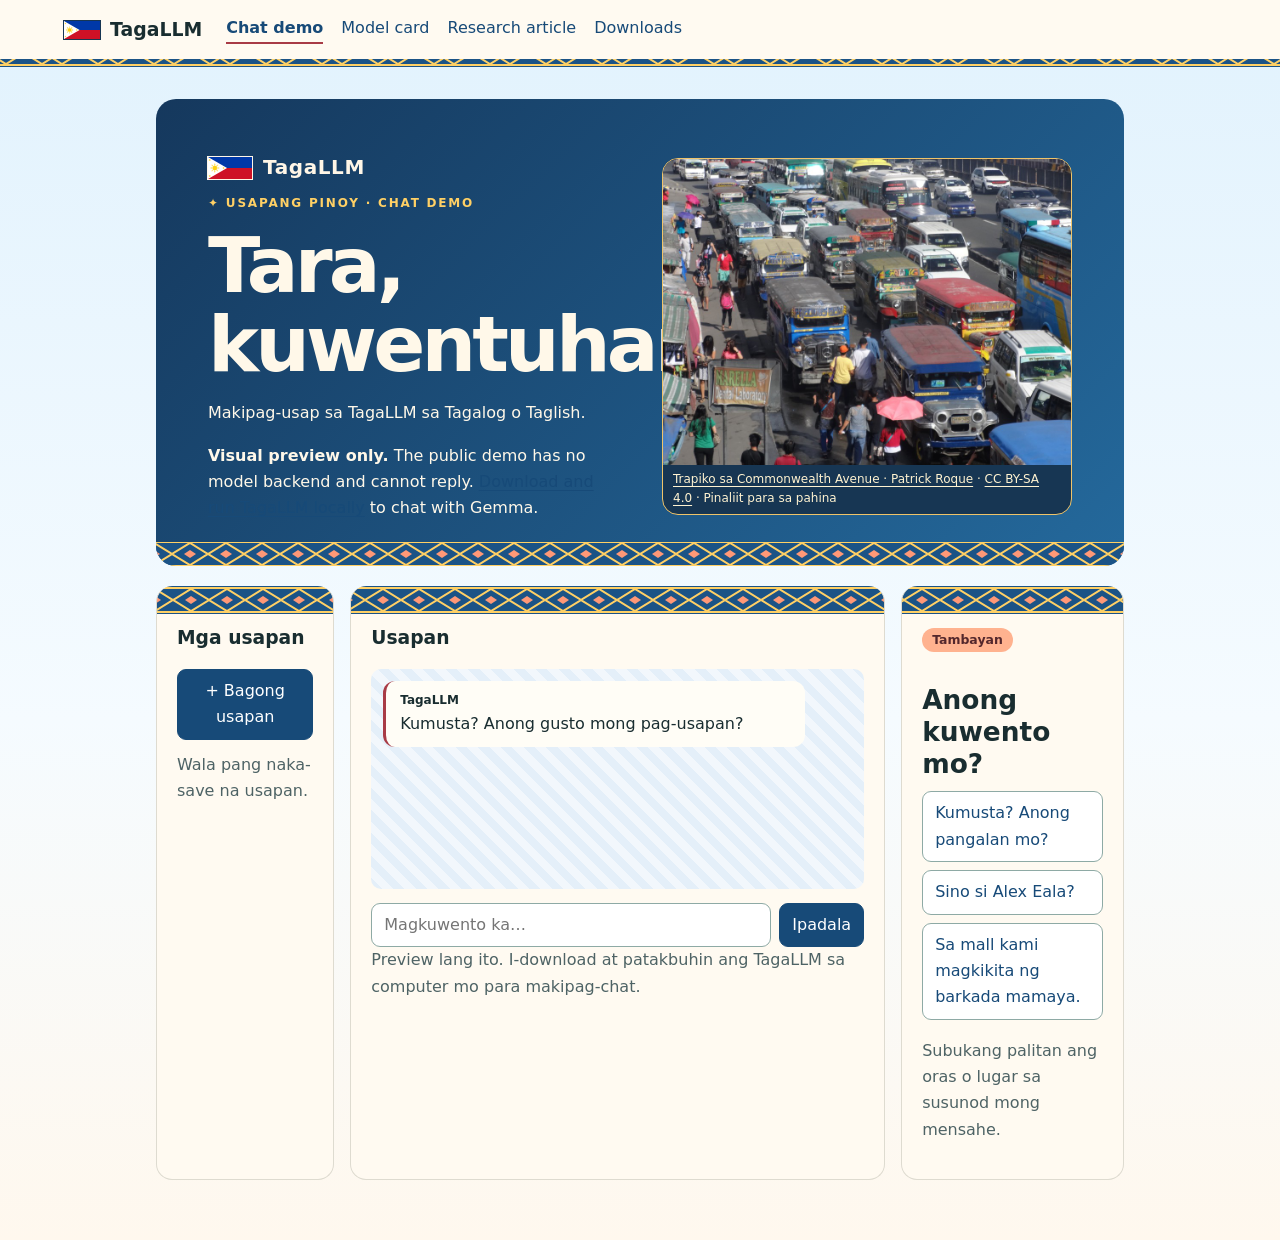
<file: index.html>
<!doctype html><html lang="tl"><meta charset="utf-8"><meta name="viewport" content="width=device-width, initial-scale=1"><title>TagaLLM · Tara, kuwentuhan</title><link rel="stylesheet" href="assets/css/style.css?v=history"><body class="pinoy-chat"><header><strong class="chat-brand"><img src="assets/images/philippine-flag.svg" width="36" height="18" alt="Bandila ng Pilipinas"> TagaLLM</strong><nav aria-label="Preview"><a href="index.html" aria-current="page">Chat demo</a><a href="model-card.html" >Model card</a><a href="article.html" >Research article</a><a href="downloads.html">Downloads</a></nav></header><main><section class="hero"><div class="hero-copy"><div class="hero-brand"><img src="assets/images/philippine-flag.svg" width="44" height="22" alt="Bandila ng Pilipinas"><strong>TagaLLM</strong></div><p class="eyebrow">✦ Usapang Pinoy · Chat demo</p><h1>Tara, kuwentuhan.</h1><p>Makipag-usap sa TagaLLM sa Tagalog o Taglish.</p><p id="preview-notice"><strong>Visual preview only.</strong> The public demo has no model backend and cannot reply. <a href="https://github.com/JoshuaBrew/TagaLLM/blob/main/INSTALL.md#run-the-local-chatbot">Download and run TagaLLM locally</a> to chat with Gemma.</p></div><figure class="jeepney-photo"><img src="assets/images/commonwealth-jeepney-traffic.jpg" width="960" height="720" alt="Mga jeepney, kotse, van, at bus na siksikan sa Commonwealth Avenue, Quezon City"><figcaption><a href="https://commons.wikimedia.org/wiki/File:Public_transport_-_jeepneys_and_buses_(Commonwealth_Avenue,_Quezon_City)(2017-12-04)_2.jpg">Trapiko sa Commonwealth Avenue · Patrick Roque</a> · <a href="https://creativecommons.org/licenses/by-sa/4.0/">CC BY-SA 4.0</a> · Pinaliit para sa pahina</figcaption></figure></section>
<div class="chat-grid"><aside class="panel chat-sidebar" aria-label="Mga usapan"><h3>Mga usapan</h3><button id="reset" class="primary" type="button">+ Bagong usapan</button><div class="chat-list"></div></aside><section class="panel chat-panel"><h3>Usapan</h3><div class="chatlog" role="log" aria-label="Usapan"><p class="bubble"><b>TagaLLM</b>Kumusta? Anong gusto mong pag-usapan?</p></div>
<form class="composer"><input aria-label="Mensahe" placeholder="Magkuwento ka…" required maxlength="2000"><button class="primary">Ipadala</button></form><p class="note" role="status"></p></section>
<aside class="panel"><span class="tag">Tambayan</span><h2>Anong kuwento mo?</h2><div class="chips"><button>Kumusta? Anong pangalan mo?</button><button>Sino si Alex Eala?</button><button>Sa mall kami magkikita ng barkada mamaya.</button></div><p class="note">Subukang palitan ang oras o lugar sa susunod mong mensahe.</p></aside></div></main>
<script src="assets/js/inference-config.js"></script><script src="assets/js/inference.js?v=local-demo"></script><script src="assets/js/chat-history.js"></script><script src="assets/js/chat.js?v=history"></script></body></html>
</file>
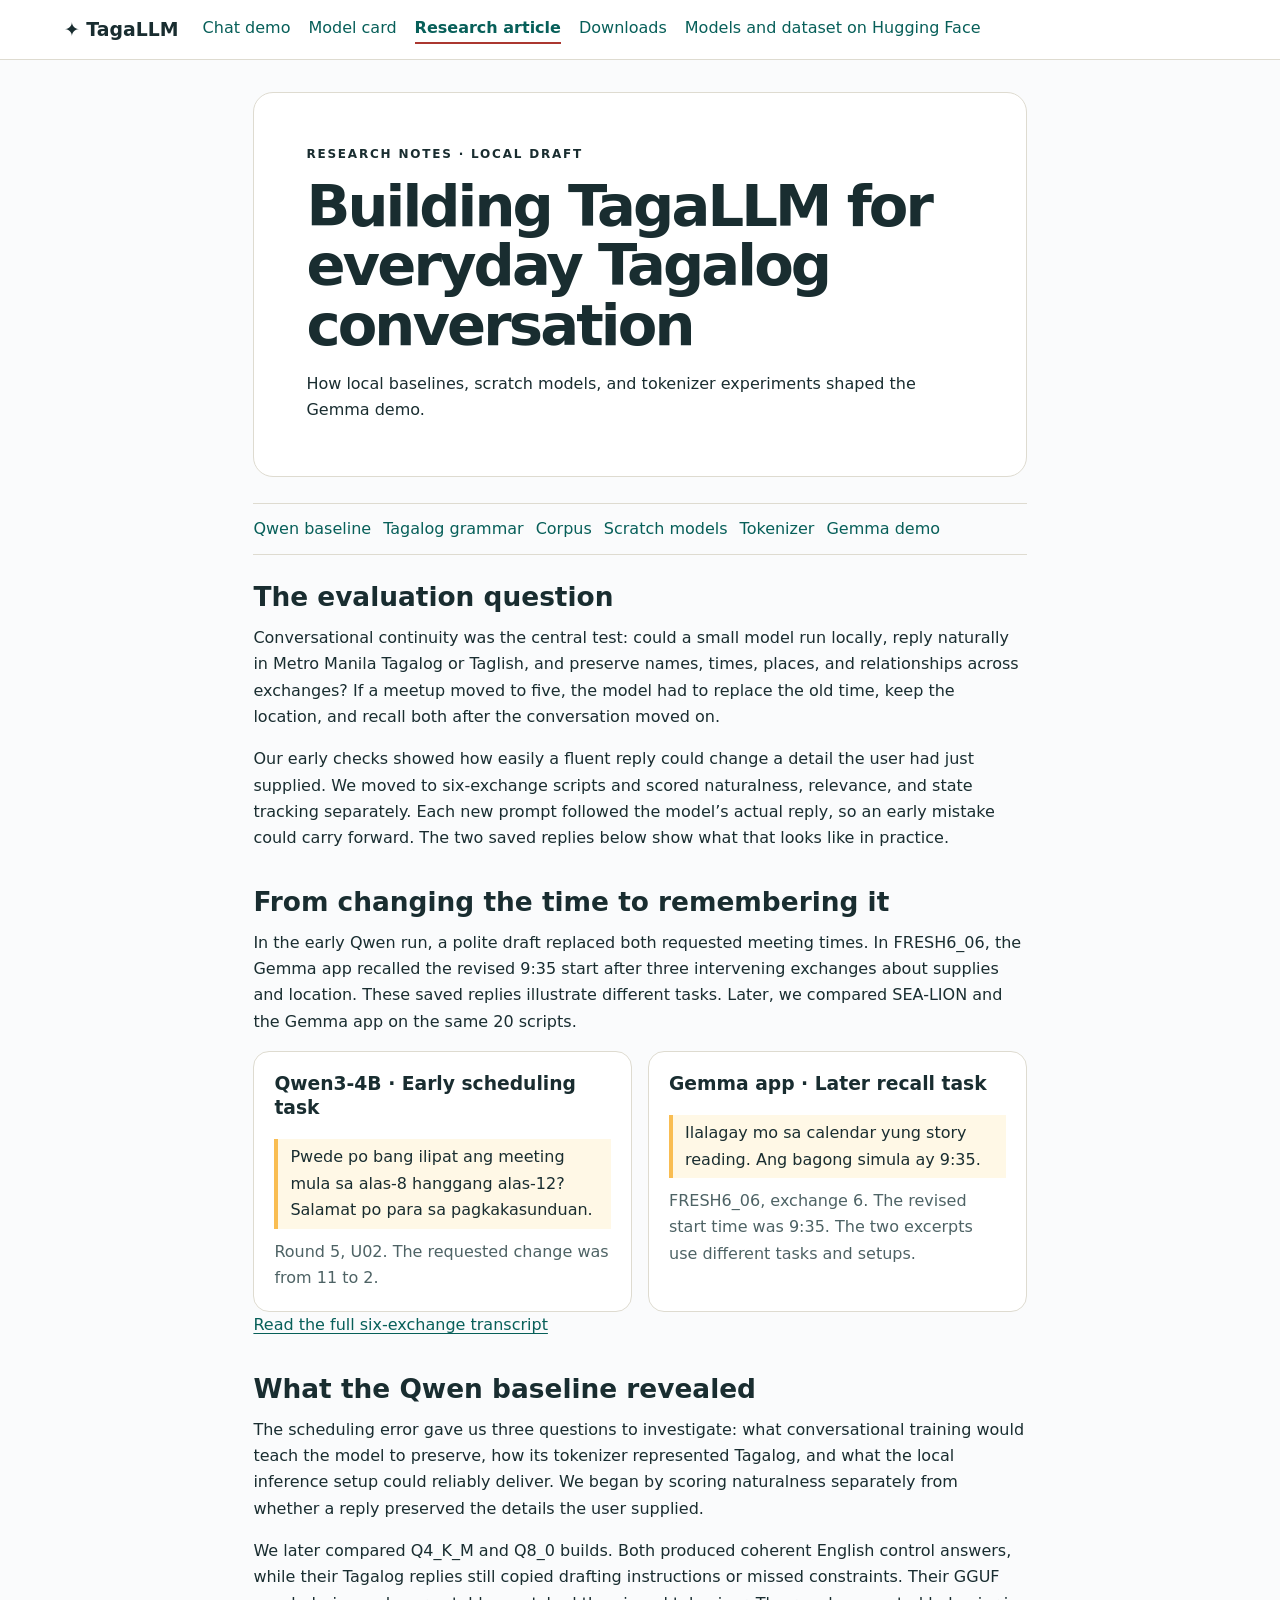
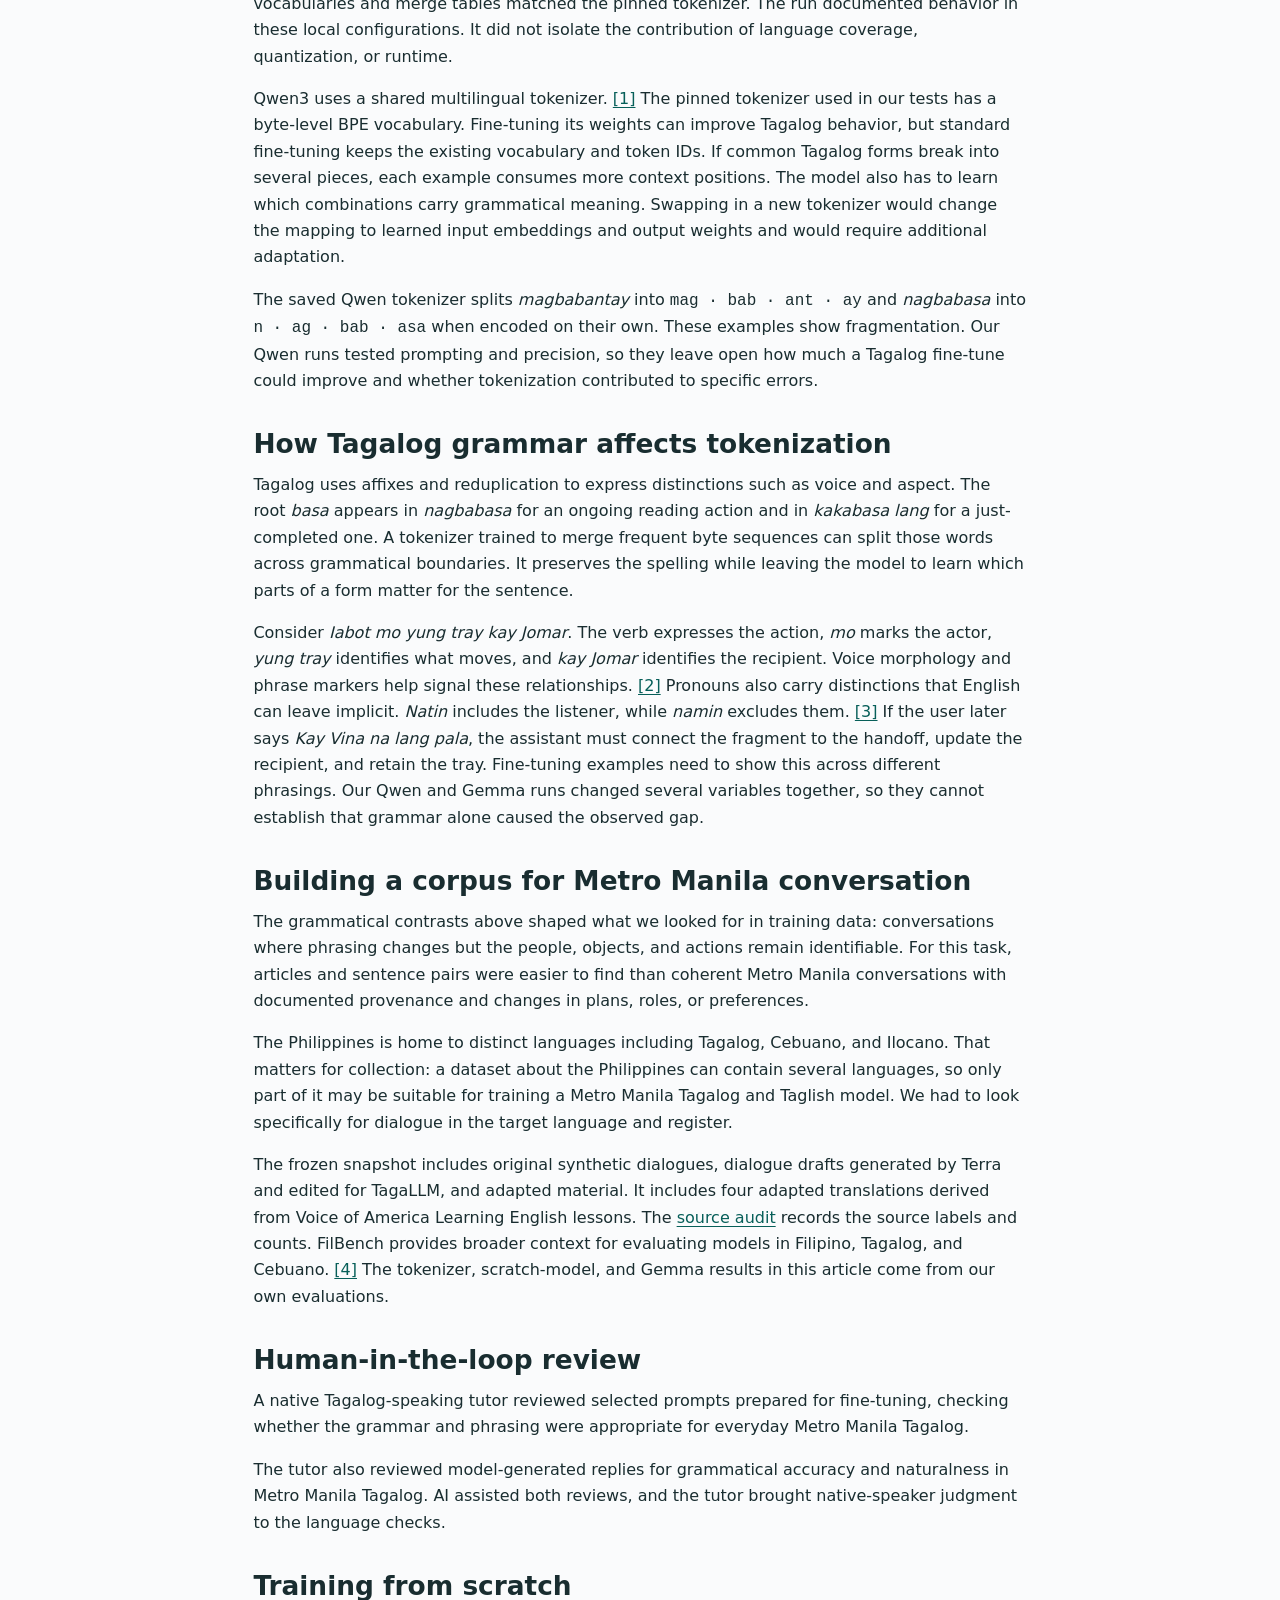
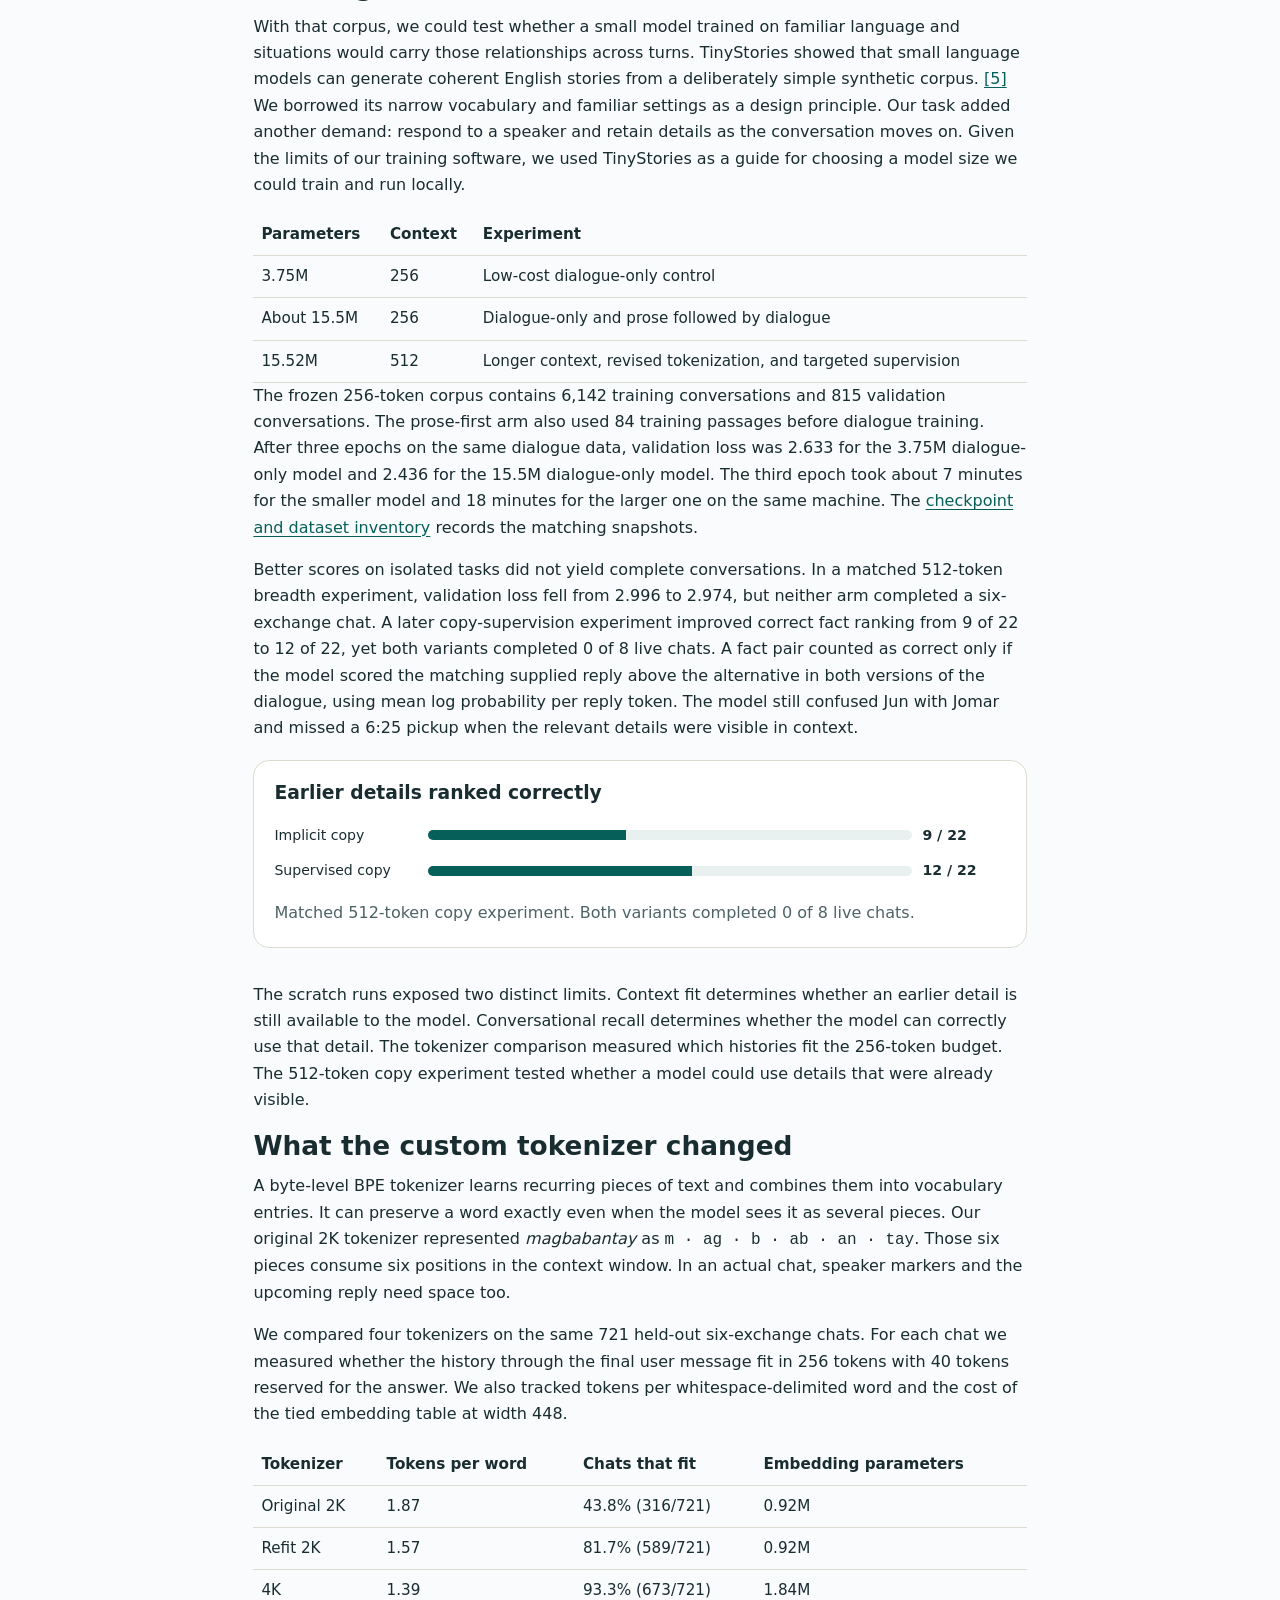
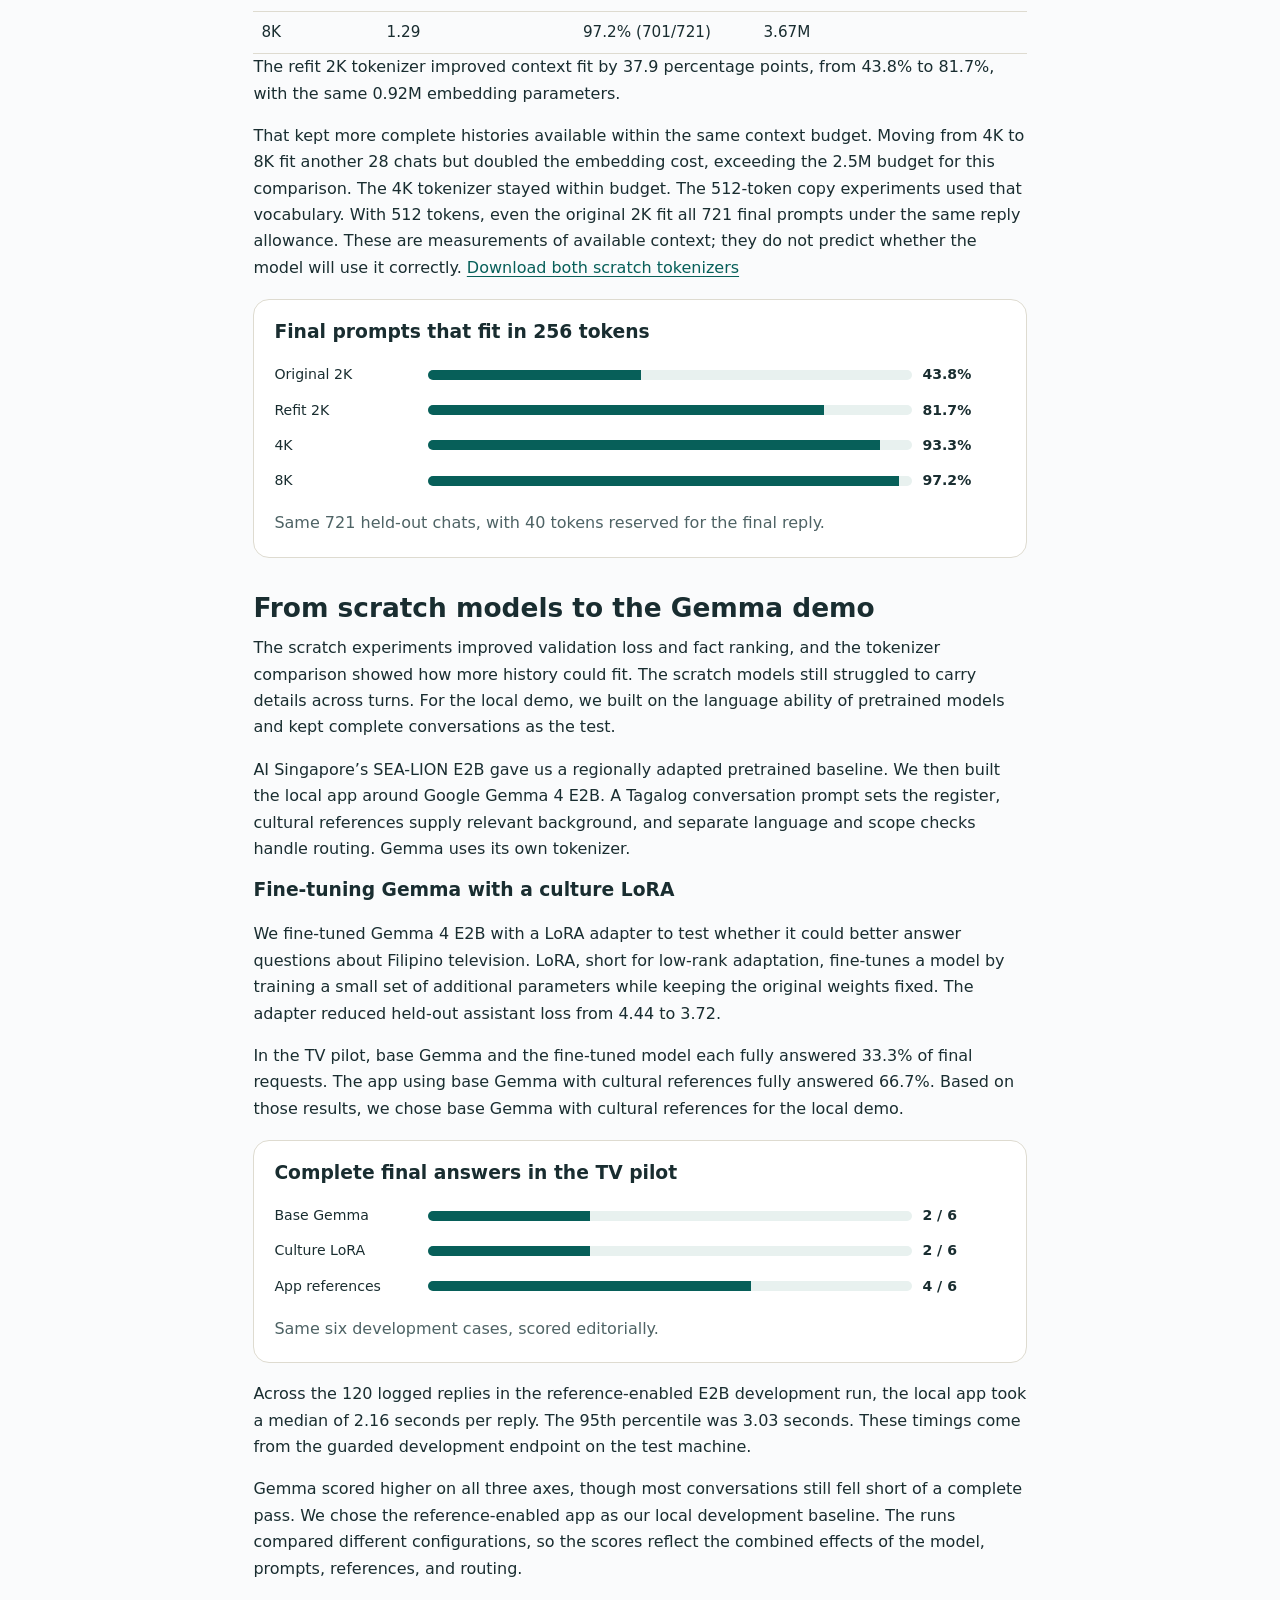
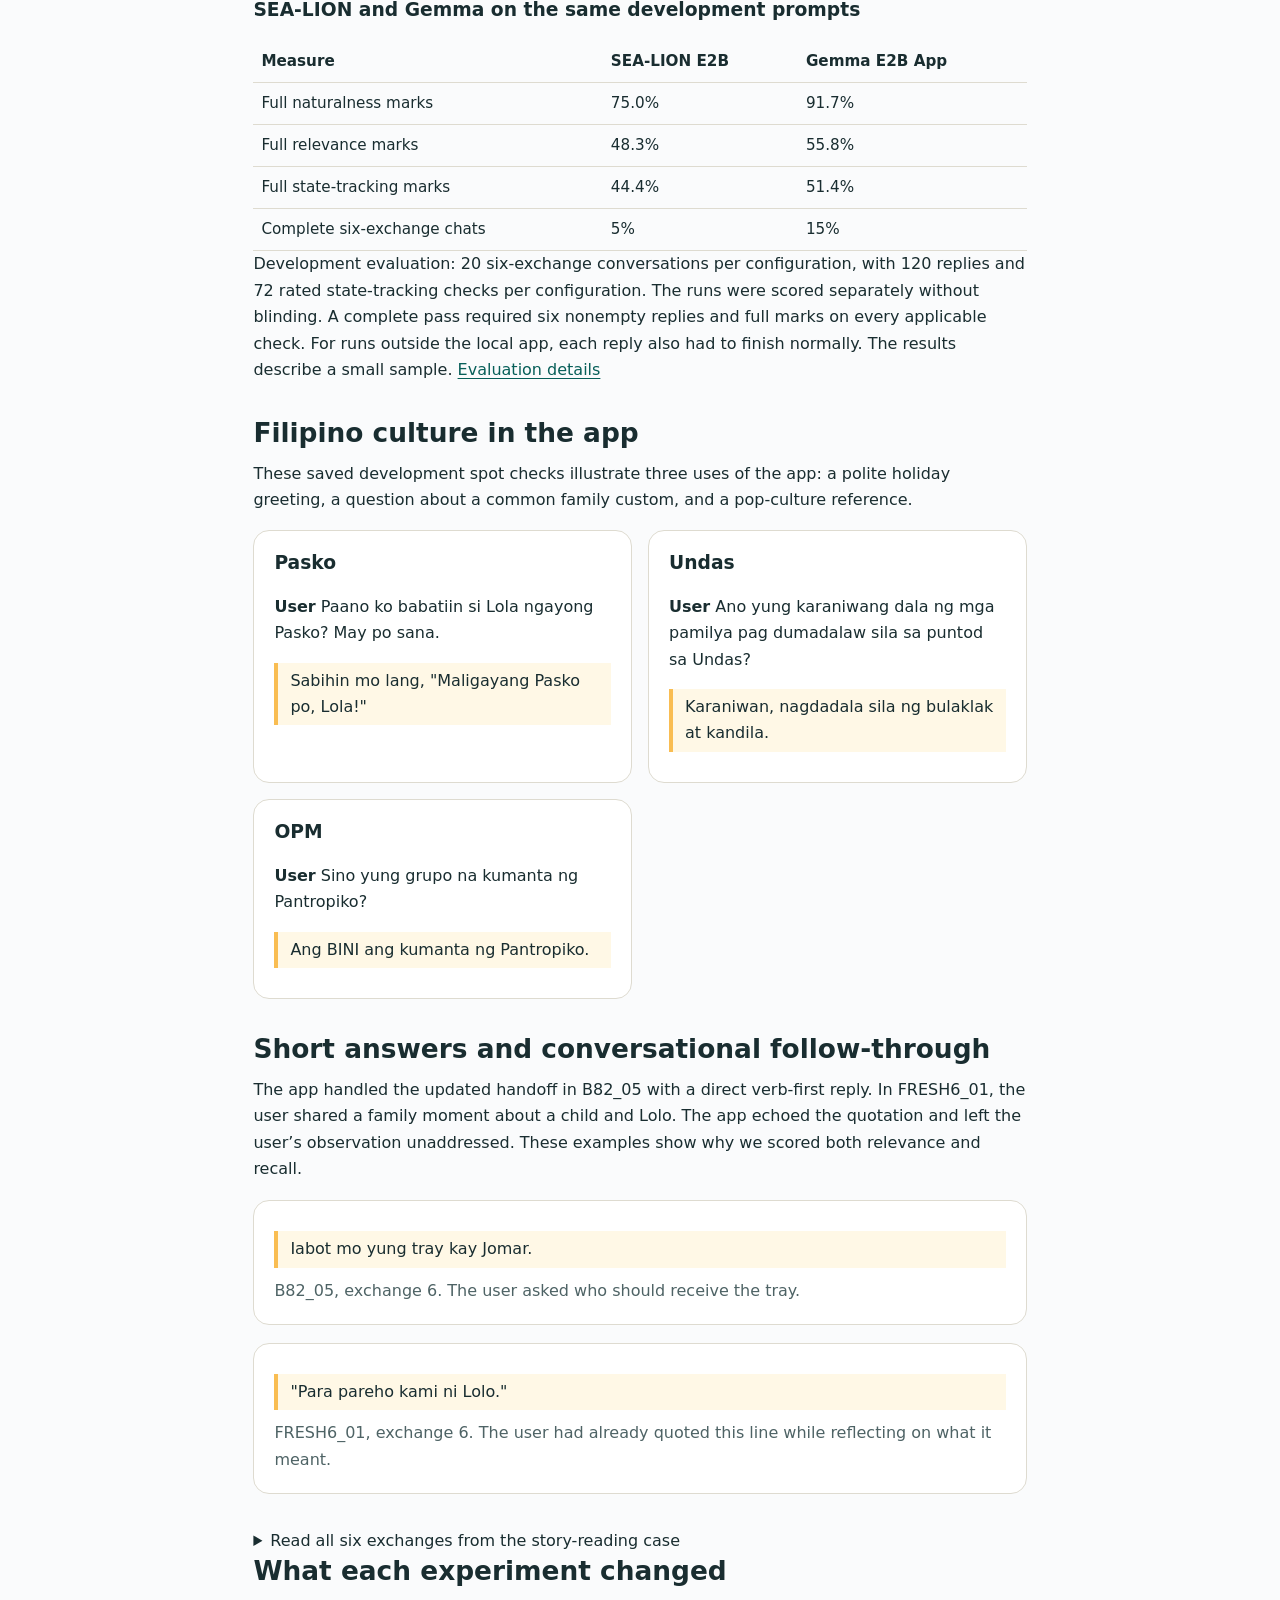
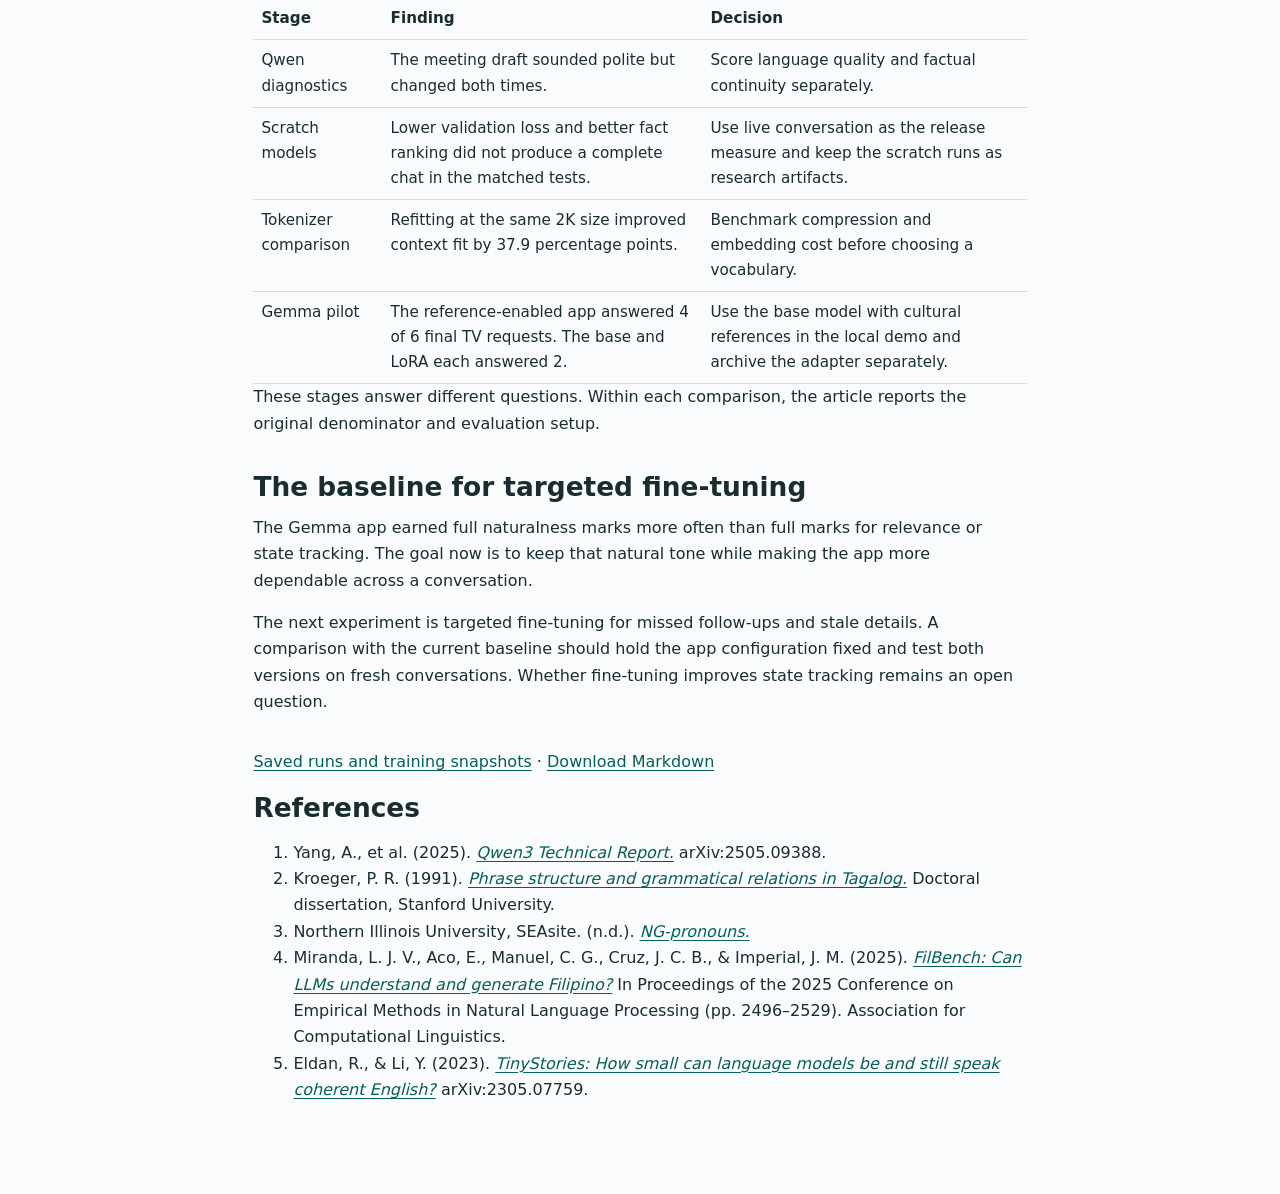
<file: article.html>
<!doctype html><html lang="en"><meta charset="utf-8"><meta name="viewport" content="width=device-width, initial-scale=1"><title>Building TagaLLM for everyday Tagalog conversation</title><link rel="stylesheet" href="assets/css/style.css"><style>.research{max-width:850px}.research section{margin-bottom:34px}.research .article-hero{margin-bottom:26px}.research .article-hero h1{font-size:clamp(2.1rem,5vw,3.6rem)}.research figure{margin:18px 0}.research .chart div{grid-template-columns:minmax(6rem,9rem) minmax(0,1fr) 5.2rem}.research .timeline{padding:12px 0;border-block:1px solid var(--line);margin-bottom:26px}.research .comparison figure{margin:0}.research section h2{margin-top:0}</style><body class="hub"><header><strong>✦ TagaLLM</strong><nav aria-label="Preview"><a href="index.html">Chat demo</a><a href="model-card.html">Model card</a><a href="article.html" aria-current="page">Research article</a><a href="downloads.html">Downloads</a><a href="https://huggingface.co/collections/JoshBrew/tagallm-6af280345e2e4ff6235630ea">Models and dataset on Hugging Face</a></nav></header>
<main class="doc research"><section class="hero article-hero"><p class="eyebrow">Research notes · Local draft</p><h1>Building TagaLLM for everyday Tagalog conversation</h1><p>How local baselines, scratch models, and tokenizer experiments shaped the Gemma demo.</p></section><nav class="toc timeline" aria-label="Project stages"><a href="#qwen">Qwen baseline</a><a href="#language">Tagalog grammar</a><a href="#corpus">Corpus</a><a href="#scratch">Scratch models</a><a href="#tokenizer">Tokenizer</a><a href="#gemma">Gemma demo</a></nav>
<section id="evaluation"><h2>The evaluation question</h2><p>Conversational continuity was the central test: could a small model run locally, reply naturally in Metro Manila Tagalog or Taglish, and preserve names, times, places, and relationships across exchanges? If a meetup moved to five, the model had to replace the old time, keep the location, and recall both after the conversation moved on.</p><p>Our early checks showed how easily a fluent reply could change a detail the user had just supplied. We moved to six-exchange scripts and scored naturalness, relevance, and state tracking separately. Each new prompt followed the model’s actual reply, so an early mistake could carry forward. The two saved replies below show what that looks like in practice.</p></section>
<section id="schedule-evidence"><h2>From changing the time to remembering it</h2><p>In the early Qwen run, a polite draft replaced both requested meeting times. In FRESH6_06, the Gemma app recalled the revised 9:35 start after three intervening exchanges about supplies and location. These saved replies illustrate different tasks. Later, we compared SEA-LION and the Gemma app on the same 20 scripts.</p><div class="comparison"><figure><h3>Qwen3-4B · Early scheduling task</h3><blockquote lang="tl">Pwede po bang ilipat ang meeting mula sa alas-8 hanggang alas-12? Salamat po para sa pagkakasunduan.</blockquote><figcaption>Round 5, U02. The requested change was from 11 to 2.</figcaption></figure><figure><h3>Gemma app · Later recall task</h3><blockquote lang="tl">Ilalagay mo sa calendar yung story reading. Ang bagong simula ay 9:35.</blockquote><figcaption>FRESH6_06, exchange 6. The revised start time was 9:35. The two excerpts use different tasks and setups.</figcaption></figure></div><p><a href="#story-reading-transcript">Read the full six-exchange transcript</a></p></section><section id="qwen"><h2>What the Qwen baseline revealed</h2><p>The scheduling error gave us three questions to investigate: what conversational training would teach the model to preserve, how its tokenizer represented Tagalog, and what the local inference setup could reliably deliver. We began by scoring naturalness separately from whether a reply preserved the details the user supplied.</p>
<p>We later compared Q4_K_M and Q8_0 builds. Both produced coherent English control answers, while their Tagalog replies still copied drafting instructions or missed constraints. Their GGUF vocabularies and merge tables matched the pinned tokenizer. The run documented behavior in these local configurations. It did not isolate the contribution of language coverage, quantization, or runtime.</p><p>Qwen3 uses a shared multilingual tokenizer. <a href="#ref-1">[1]</a> The pinned tokenizer used in our tests has a byte-level BPE vocabulary. Fine-tuning its weights can improve Tagalog behavior, but standard fine-tuning keeps the existing vocabulary and token IDs. If common Tagalog forms break into several pieces, each example consumes more context positions. The model also has to learn which combinations carry grammatical meaning. Swapping in a new tokenizer would change the mapping to learned input embeddings and output weights and would require additional adaptation.</p><p>The saved Qwen tokenizer splits <em>magbabantay</em> into <code>mag · bab · ant · ay</code> and <em>nagbabasa</em> into <code>n · ag · bab · asa</code> when encoded on their own. These examples show fragmentation. Our Qwen runs tested prompting and precision, so they leave open how much a Tagalog fine-tune could improve and whether tokenization contributed to specific errors.</p></section>
<section id="language"><h2>How Tagalog grammar affects tokenization</h2><p>Tagalog uses affixes and reduplication to express distinctions such as voice and aspect. The root <em>basa</em> appears in <em>nagbabasa</em> for an ongoing reading action and in <em>kakabasa lang</em> for a just-completed one. A tokenizer trained to merge frequent byte sequences can split those words across grammatical boundaries. It preserves the spelling while leaving the model to learn which parts of a form matter for the sentence.</p><p>Consider <em>Iabot mo yung tray kay Jomar</em>. The verb expresses the action, <em>mo</em> marks the actor, <em>yung tray</em> identifies what moves, and <em>kay Jomar</em> identifies the recipient. Voice morphology and phrase markers help signal these relationships. <a href="#ref-2">[2]</a> Pronouns also carry distinctions that English can leave implicit. <em>Natin</em> includes the listener, while <em>namin</em> excludes them. <a href="#ref-3">[3]</a> If the user later says <em>Kay Vina na lang pala</em>, the assistant must connect the fragment to the handoff, update the recipient, and retain the tray. Fine-tuning examples need to show this across different phrasings. Our Qwen and Gemma runs changed several variables together, so they cannot establish that grammar alone caused the observed gap.</p></section>
<section id="corpus"><h2>Building a corpus for Metro Manila conversation</h2><p>The grammatical contrasts above shaped what we looked for in training data: conversations where phrasing changes but the people, objects, and actions remain identifiable. For this task, articles and sentence pairs were easier to find than coherent Metro Manila conversations with documented provenance and changes in plans, roles, or preferences.</p><p>The Philippines is home to distinct languages including Tagalog, Cebuano, and Ilocano. That matters for collection: a dataset about the Philippines can contain several languages, so only part of it may be suitable for training a Metro Manila Tagalog and Taglish model. We had to look specifically for dialogue in the target language and register.</p><p>The frozen snapshot includes original synthetic dialogues, dialogue drafts generated by Terra and edited for TagaLLM, and adapted material. It includes four adapted translations derived from Voice of America Learning English lessons. The <a href="evidence.html#source-audit">source audit</a> records the source labels and counts. FilBench provides broader context for evaluating models in Filipino, Tagalog, and Cebuano. <a href="#ref-4">[4]</a> The tokenizer, scratch-model, and Gemma results in this article come from our own evaluations.</p></section>
<section id="human-in-the-loop-review"><h2>Human-in-the-loop review</h2><p>A native Tagalog-speaking tutor reviewed selected prompts prepared for fine-tuning, checking whether the grammar and phrasing were appropriate for everyday Metro Manila Tagalog.</p><p>The tutor also reviewed model-generated replies for grammatical accuracy and naturalness in Metro Manila Tagalog. AI assisted both reviews, and the tutor brought native-speaker judgment to the language checks.</p></section>
<section id="scratch"><h2>Training from scratch</h2><p>With that corpus, we could test whether a small model trained on familiar language and situations would carry those relationships across turns. TinyStories showed that small language models can generate coherent English stories from a deliberately simple synthetic corpus. <a href="#ref-5">[5]</a> We borrowed its narrow vocabulary and familiar settings as a design principle. Our task added another demand: respond to a speaker and retain details as the conversation moves on. Given the limits of our training software, we used TinyStories as a guide for choosing a model size we could train and run locally.</p>
<div class="scroll"><table><thead><tr><th>Parameters</th><th>Context</th><th>Experiment</th></tr></thead><tbody><tr><td>3.75M</td><td>256</td><td>Low-cost dialogue-only control</td></tr><tr><td>About 15.5M</td><td>256</td><td>Dialogue-only and prose followed by dialogue</td></tr><tr><td>15.52M</td><td>512</td><td>Longer context, revised tokenization, and targeted supervision</td></tr></tbody></table></div>
<p>The frozen 256-token corpus contains 6,142 training conversations and 815 validation conversations. The prose-first arm also used 84 training passages before dialogue training. After three epochs on the same dialogue data, validation loss was 2.633 for the 3.75M dialogue-only model and 2.436 for the 15.5M dialogue-only model. The third epoch took about 7 minutes for the smaller model and 18 minutes for the larger one on the same machine. The <a href="evidence.html#frozen-splits">checkpoint and dataset inventory</a> records the matching snapshots.</p>
<p>Better scores on isolated tasks did not yield complete conversations. In a matched 512-token breadth experiment, validation loss fell from 2.996 to 2.974, but neither arm completed a six-exchange chat. A later copy-supervision experiment improved correct fact ranking from 9 of 22 to 12 of 22, yet both variants completed 0 of 8 live chats. A fact pair counted as correct only if the model scored the matching supplied reply above the alternative in both versions of the dialogue, using mean log probability per reply token. The model still confused Jun with Jomar and missed a 6:25 pickup when the relevant details were visible in context.</p><figure class="research-chart"><h3>Earlier details ranked correctly</h3><div class="chart"><div><span>Implicit copy</span><meter max="22" value="9" aria-label="Implicit copy, 9 of 22"></meter><b>9 / 22</b></div><div><span>Supervised copy</span><meter max="22" value="12" aria-label="Supervised copy, 12 of 22"></meter><b>12 / 22</b></div></div><figcaption>Matched 512-token copy experiment. Both variants completed 0 of 8 live chats.</figcaption></figure></section>
<p>The scratch runs exposed two distinct limits. Context fit determines whether an earlier detail is still available to the model. Conversational recall determines whether the model can correctly use that detail. The tokenizer comparison measured which histories fit the 256-token budget. The 512-token copy experiment tested whether a model could use details that were already visible.</p><section id="tokenizer"><h2>What the custom tokenizer changed</h2><p>A byte-level BPE tokenizer learns recurring pieces of text and combines them into vocabulary entries. It can preserve a word exactly even when the model sees it as several pieces. Our original 2K tokenizer represented <em>magbabantay</em> as <code>m · ag · b · ab · an · tay</code>. Those six pieces consume six positions in the context window. In an actual chat, speaker markers and the upcoming reply need space too.</p>
<p>We compared four tokenizers on the same 721 held-out six-exchange chats. For each chat we measured whether the history through the final user message fit in 256 tokens with 40 tokens reserved for the answer. We also tracked tokens per whitespace-delimited word and the cost of the tied embedding table at width 448.</p>
<div class="scroll"><table><thead><tr><th>Tokenizer</th><th>Tokens per word</th><th>Chats that fit</th><th>Embedding parameters</th></tr></thead><tbody><tr><td>Original 2K</td><td>1.87</td><td>43.8% (316/721)</td><td>0.92M</td></tr><tr><td>Refit 2K</td><td>1.57</td><td>81.7% (589/721)</td><td>0.92M</td></tr><tr><td>4K</td><td>1.39</td><td>93.3% (673/721)</td><td>1.84M</td></tr><tr><td>8K</td><td>1.29</td><td>97.2% (701/721)</td><td>3.67M</td></tr></tbody></table></div>
<p>The refit 2K tokenizer improved context fit by 37.9 percentage points, from 43.8% to 81.7%, with the same 0.92M embedding parameters.</p><p>That kept more complete histories available within the same context budget. Moving from 4K to 8K fit another 28 chats but doubled the embedding cost, exceeding the 2.5M budget for this comparison. The 4K tokenizer stayed within budget. The 512-token copy experiments used that vocabulary. With 512 tokens, even the original 2K fit all 721 final prompts under the same reply allowance. These are measurements of available context; they do not predict whether the model will use it correctly. <a href="model-card.html#artifacts">Download both scratch tokenizers</a></p><figure class="research-chart"><h3>Final prompts that fit in 256 tokens</h3><div class="chart"><div><span>Original 2K</span><meter max="721" value="316" aria-label="Original 2K, 316 of 721"></meter><b>43.8%</b></div><div><span>Refit 2K</span><meter max="721" value="589" aria-label="Refit 2K, 589 of 721"></meter><b>81.7%</b></div><div><span>4K</span><meter max="721" value="673" aria-label="4K, 673 of 721"></meter><b>93.3%</b></div><div><span>8K</span><meter max="721" value="701" aria-label="8K, 701 of 721"></meter><b>97.2%</b></div></div><figcaption>Same 721 held-out chats, with 40 tokens reserved for the final reply.</figcaption></figure></section>

<section id="gemma"><h2>From scratch models to the Gemma demo</h2><p>The scratch experiments improved validation loss and fact ranking, and the tokenizer comparison showed how more history could fit. The scratch models still struggled to carry details across turns. For the local demo, we built on the language ability of pretrained models and kept complete conversations as the test.</p><p>AI Singapore’s SEA-LION E2B gave us a regionally adapted pretrained baseline. We then built the local app around Google Gemma 4 E2B. A Tagalog conversation prompt sets the register, cultural references supply relevant background, and separate language and scope checks handle routing. Gemma uses its own tokenizer.</p>
<h3 id="culture-lora">Fine-tuning Gemma with a culture LoRA</h3><p>We fine-tuned Gemma 4 E2B with a LoRA adapter to test whether it could better answer questions about Filipino television. LoRA, short for low-rank adaptation, fine-tunes a model by training a small set of additional parameters while keeping the original weights fixed. The adapter reduced held-out assistant loss from 4.44 to 3.72.</p><p>In the TV pilot, base Gemma and the fine-tuned model each fully answered 33.3% of final requests. The app using base Gemma with cultural references fully answered 66.7%. Based on those results, we chose base Gemma with cultural references for the local demo.</p>
<figure class="research-chart"><h3>Complete final answers in the TV pilot</h3><div class="chart"><div><span>Base Gemma</span><meter max="6" value="2" aria-label="Base Gemma, 2 of 6"></meter><b>2 / 6</b></div><div><span>Culture LoRA</span><meter max="6" value="2" aria-label="Culture LoRA, 2 of 6"></meter><b>2 / 6</b></div><div><span>App references</span><meter max="6" value="4" aria-label="App references, 4 of 6"></meter><b>4 / 6</b></div></div><figcaption>Same six development cases, scored editorially.</figcaption></figure>
<p>Across the 120 logged replies in the reference-enabled E2B development run, the local app took a median of 2.16 seconds per reply. The 95th percentile was 3.03 seconds. These timings come from the guarded development endpoint on the test machine.</p><p>Gemma scored higher on all three axes, though most conversations still fell short of a complete pass. We chose the reference-enabled app as our local development baseline. The runs compared different configurations, so the scores reflect the combined effects of the model, prompts, references, and routing.</p><h3 id="sea-lion-comparison">SEA-LION and Gemma on the same development prompts</h3><div class="scroll"><table><thead><tr><th>Measure</th><th>SEA-LION E2B</th><th>Gemma E2B App</th></tr></thead><tbody><tr><td>Full naturalness marks</td><td>75.0%</td><td>91.7%</td></tr><tr><td>Full relevance marks</td><td>48.3%</td><td>55.8%</td></tr><tr><td>Full state-tracking marks</td><td>44.4%</td><td>51.4%</td></tr><tr><td>Complete six-exchange chats</td><td>5%</td><td>15%</td></tr></tbody></table></div><p>Development evaluation: 20 six-exchange conversations per configuration, with 120 replies and 72 rated state-tracking checks per configuration. The runs were scored separately without blinding. A complete pass required six nonempty replies and full marks on every applicable check. For runs outside the local app, each reply also had to finish normally. The results describe a small sample. <a href="evidence.html#sea-lion-gemma-counts">Evaluation details</a></p></section>
<section id="culture-examples"><h2>Filipino culture in the app</h2><p>These saved development spot checks illustrate three uses of the app: a polite holiday greeting, a question about a common family custom, and a pop-culture reference.</p><div class="comparison"><figure lang="tl"><h3>Pasko</h3><p><strong>User</strong> Paano ko babatiin si Lola ngayong Pasko? May po sana.</p><blockquote>Sabihin mo lang, &quot;Maligayang Pasko po, Lola!&quot;</blockquote></figure><figure lang="tl"><h3>Undas</h3><p><strong>User</strong> Ano yung karaniwang dala ng mga pamilya pag dumadalaw sila sa puntod sa Undas?</p><blockquote>Karaniwan, nagdadala sila ng bulaklak at kandila.</blockquote></figure><figure lang="tl"><h3>OPM</h3><p><strong>User</strong> Sino yung grupo na kumanta ng Pantropiko?</p><blockquote>Ang BINI ang kumanta ng Pantropiko.</blockquote></figure></div></section><section id="follow-through"><h2>Short answers and conversational follow-through</h2><p>The app handled the updated handoff in B82_05 with a direct verb-first reply. In FRESH6_01, the user shared a family moment about a child and Lolo. The app echoed the quotation and left the user’s observation unaddressed. These examples show why we scored both relevance and recall.</p><figure><blockquote lang="tl">Iabot mo yung tray kay Jomar.</blockquote><figcaption>B82_05, exchange 6. The user asked who should receive the tray.</figcaption></figure><figure><blockquote lang="tl">&quot;Para pareho kami ni Lolo.&quot;</blockquote><figcaption>FRESH6_01, exchange 6. The user had already quoted this line while reflecting on what it meant.</figcaption></figure></section><details id="story-reading-transcript"><summary>Read all six exchanges from the story-reading case</summary><p>Saved development case FRESH6_06. This conversation passed the full editorial rubric.</p><ol><li lang="tl"><p><strong>User</strong> May story reading sa covered court nang 9:10. May puppet show rin sa kaparehong lugar nang 10:20.</p><p><strong>TagaLLM</strong> Okay, may story reading sa covered court ng 9:10 at puppet show sa 10:20.</p></li><li lang="tl"><p><strong>User</strong> Nag-post yung organizer na 9:35 na raw yung story reading dahil may inaayos pa sa mic. Tuloy pa rin yung puppet show sa dating oras.</p><p><strong>TagaLLM</strong> So, nag-post yung organizer na 9:35 na lang yung story reading dahil inaayos pa sa mic, pero yung puppet show, same pa rin sa 10:20.</p></li><li lang="tl"><p><strong>User</strong> Ako magdadala ng banig para sa mga bata. Si Ate ang magdadala ng tubig.</p><p><strong>TagaLLM</strong> Ikaw magdadala ng banig, Ate ang magdadala ng tubig.</p></li><li lang="tl"><p><strong>User</strong> Tinupi ko na yung banig. Nilagay ni Ate yung mga bote sa hiwalay na bag.</p><p><strong>TagaLLM</strong> Tinupi mo na yung banig, at inilagay ni Ate yung mga bote sa hiwalay na bag.</p></li><li lang="tl"><p><strong>User</strong> May nagtanong sa group chat kung nagbago rin yung lugar. Sabi ko covered court pa rin.</p><p><strong>TagaLLM</strong> Sabi mo covered court pa rin.</p></li><li lang="tl"><p><strong>User</strong> Ilalagay ko na sa calendar yung story reading. Anong oras nga yung bagong simula?</p><p><strong>TagaLLM</strong> Ilalagay mo sa calendar yung story reading. Ang bagong simula ay 9:35.</p></li></ol></details><section id="decisions"><h2>What each experiment changed</h2><div class="scroll"><table><thead><tr><th>Stage</th><th>Finding</th><th>Decision</th></tr></thead><tbody><tr><td>Qwen diagnostics</td><td>The meeting draft sounded polite but changed both times.</td><td>Score language quality and factual continuity separately.</td></tr><tr><td>Scratch models</td><td>Lower validation loss and better fact ranking did not produce a complete chat in the matched tests.</td><td>Use live conversation as the release measure and keep the scratch runs as research artifacts.</td></tr><tr><td>Tokenizer comparison</td><td>Refitting at the same 2K size improved context fit by 37.9 percentage points.</td><td>Benchmark compression and embedding cost before choosing a vocabulary.</td></tr><tr><td>Gemma pilot</td><td>The reference-enabled app answered 4 of 6 final TV requests. The base and LoRA each answered 2.</td><td>Use the base model with cultural references in the local demo and archive the adapter separately.</td></tr></tbody></table></div><p>These stages answer different questions. Within each comparison, the article reports the original denominator and evaluation setup.</p></section><section id="next-phase"><h2>The baseline for targeted fine-tuning</h2><p>The Gemma app earned full naturalness marks more often than full marks for relevance or state tracking. The goal now is to keep that natural tone while making the app more dependable across a conversation.</p><p>The next experiment is targeted fine-tuning for missed follow-ups and stale details. A comparison with the current baseline should hold the app configuration fixed and test both versions on fresh conversations. Whether fine-tuning improves state tracking remains an open question.</p></section><p><a href="evidence.html">Saved runs and training snapshots</a> · <a href="docs/article.md" download>Download Markdown</a></p><section id="references"><h2>References</h2><ol><li id="ref-1">Yang, A., et al. (2025). <a href="https://arxiv.org/abs/2505.09388"><cite>Qwen3 Technical Report.</cite></a> arXiv:2505.09388.</li><li id="ref-2">Kroeger, P. R. (1991). <a href="https://www.diu.edu/wp-content/uploads/paul_kroeger/PK-thesis-revised-all-chapters-readonly.pdf"><cite>Phrase structure and grammatical relations in Tagalog.</cite></a> Doctoral dissertation, Stanford University.</li><li id="ref-3">Northern Illinois University, SEAsite. (n.d.). <a href="https://seasite.niu.edu/trans/tagalog/Grammar%201/Pronouns/NGpron.htm"><cite>NG-pronouns.</cite></a></li><li id="ref-4">Miranda, L. J. V., Aco, E., Manuel, C. G., Cruz, J. C. B., &amp; Imperial, J. M. (2025). <a href="https://aclanthology.org/2025.emnlp-main.127/"><cite>FilBench: Can LLMs understand and generate Filipino?</cite></a> In Proceedings of the 2025 Conference on Empirical Methods in Natural Language Processing (pp. 2496–2529). Association for Computational Linguistics.</li><li id="ref-5">Eldan, R., &amp; Li, Y. (2023). <a href="https://arxiv.org/abs/2305.07759"><cite>TinyStories: How small can language models be and still speak coherent English?</cite></a> arXiv:2305.07759.</li></ol></section></main></body></html>
</file>
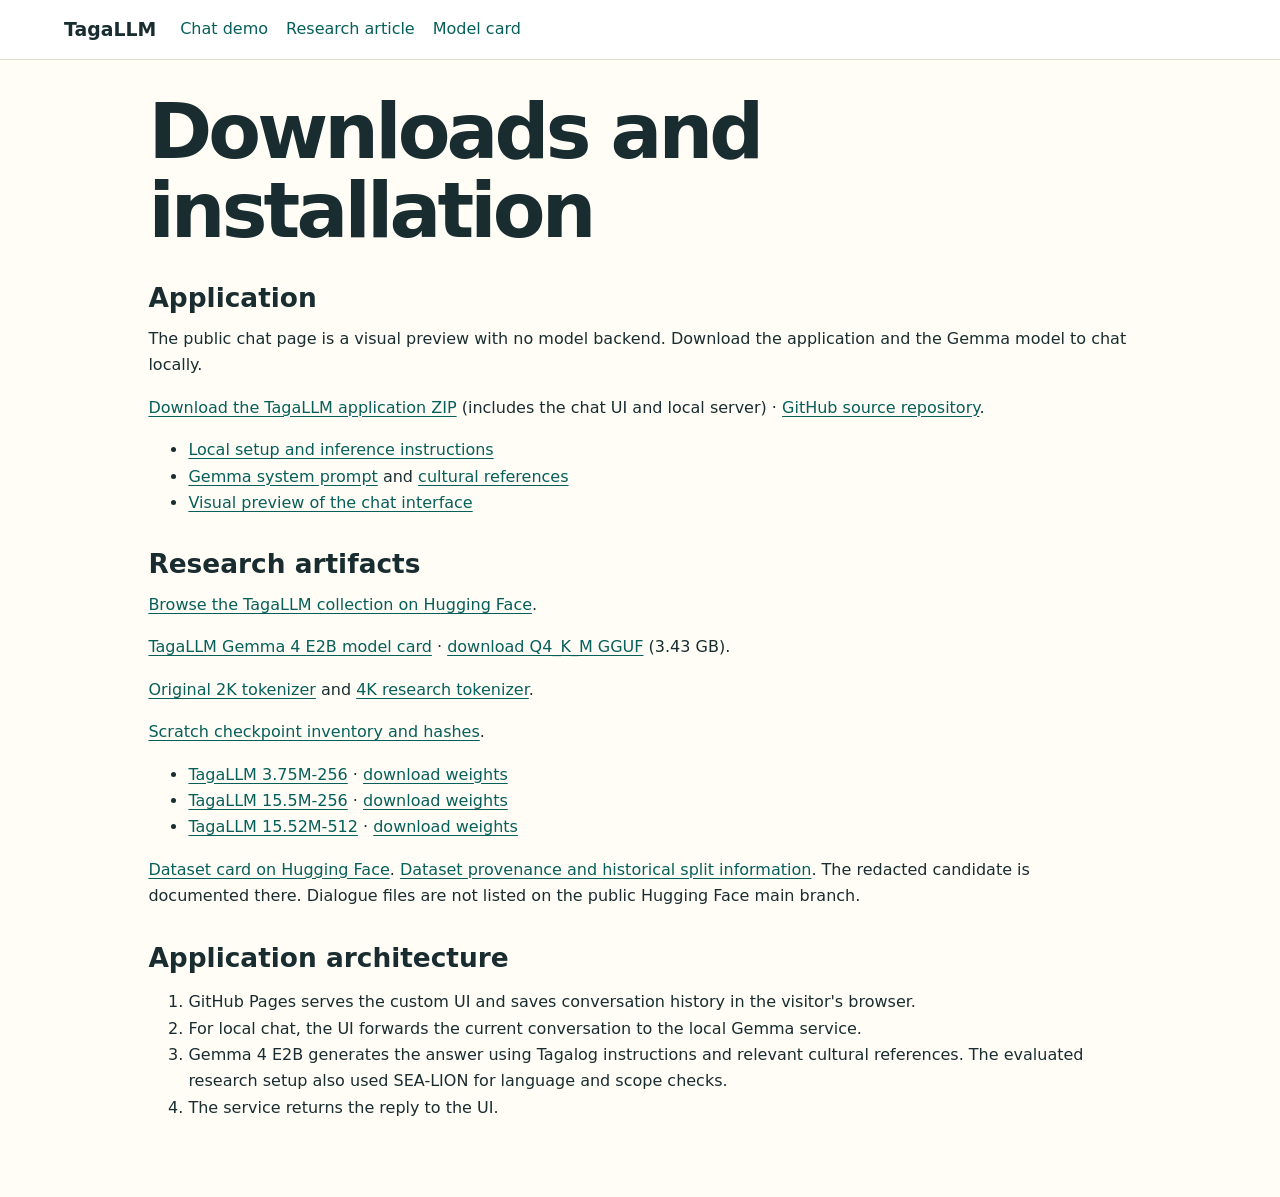
<file: downloads.html>
<!doctype html>
<html lang="en">
<meta charset="utf-8">
<meta name="viewport" content="width=device-width, initial-scale=1">
<title>TagaLLM Downloads</title>
<link rel="stylesheet" href="assets/css/style.css">
<header><strong>TagaLLM</strong><nav><a href="index.html">Chat demo</a> <a href="article.html">Research article</a> <a href="model-card.html">Model card</a></nav></header>
<main>
<h1>Downloads and installation</h1>
<h2>Application</h2>
<p>The public chat page is a visual preview with no model backend. Download the application and the Gemma model to chat locally.</p>
<p><a href="https://github.com/JoshuaBrew/TagaLLM/archive/refs/heads/main.zip">Download the TagaLLM application ZIP</a> (includes the chat UI and local server) · <a href="https://github.com/JoshuaBrew/TagaLLM">GitHub source repository</a>.</p>
<ul>
<li><a href="https://github.com/JoshuaBrew/TagaLLM/blob/main/INSTALL.md#run-the-local-chatbot">Local setup and inference instructions</a></li>
<li><a href="local/system-prompt.txt">Gemma system prompt</a> and <a href="local/tagallm-culture-references.json">cultural references</a></li>
<li><a href="index.html">Visual preview of the chat interface</a></li>
</ul>
<h2>Research artifacts</h2>
<p><a href="https://huggingface.co/collections/JoshBrew/tagallm-6af280345e2e4ff6235630ea">Browse the TagaLLM collection on Hugging Face</a>.</p>
<p><a href="https://huggingface.co/JoshBrew/TagaLLM-Gemma-4-E2B">TagaLLM Gemma 4 E2B model card</a> · <a href="https://huggingface.co/JoshBrew/TagaLLM-Gemma-4-E2B/resolve/main/TagaLLM-Gemma-4-E2B-Q4_K_M.gguf">download Q4_K_M GGUF</a> (3.43 GB).</p>
<p><a href="tokenizers/original-bpe-2048.json">Original 2K tokenizer</a> and <a href="tokenizers/bpe_4096.json">4K research tokenizer</a>.</p>
<p><a href="evidence.html#checkpoints">Scratch checkpoint inventory and hashes</a>.</p>
<ul>
<li><a href="https://huggingface.co/JoshBrew/TagaLLM-3.75M-256">TagaLLM 3.75M-256</a> · <a href="https://huggingface.co/JoshBrew/TagaLLM-3.75M-256/resolve/main/model.safetensors">download weights</a></li>
<li><a href="https://huggingface.co/JoshBrew/TagaLLM-15.5M-256">TagaLLM 15.5M-256</a> · <a href="https://huggingface.co/JoshBrew/TagaLLM-15.5M-256/resolve/main/model.safetensors">download weights</a></li>
<li><a href="https://huggingface.co/JoshBrew/TagaLLM-15.52M-512">TagaLLM 15.52M-512</a> · <a href="https://huggingface.co/JoshBrew/TagaLLM-15.52M-512/resolve/main/model.safetensors">download weights</a></li>
</ul>
<p><a href="https://huggingface.co/datasets/JoshBrew/TagaLLM-Dataset">Dataset card on Hugging Face</a>. <a href="evidence.html#source-audit">Dataset provenance and historical split information</a>. The redacted candidate is documented there. Dialogue files are not listed on the public Hugging Face main branch.</p>
<h2>Application architecture</h2>
<ol><li>GitHub Pages serves the custom UI and saves conversation history in the visitor's browser.</li><li>For local chat, the UI forwards the current conversation to the local Gemma service.</li><li>Gemma 4 E2B generates the answer using Tagalog instructions and relevant cultural references. The evaluated research setup also used SEA-LION for language and scope checks.</li><li>The service returns the reply to the UI.</li></ol>
</main>
</html>
</file>
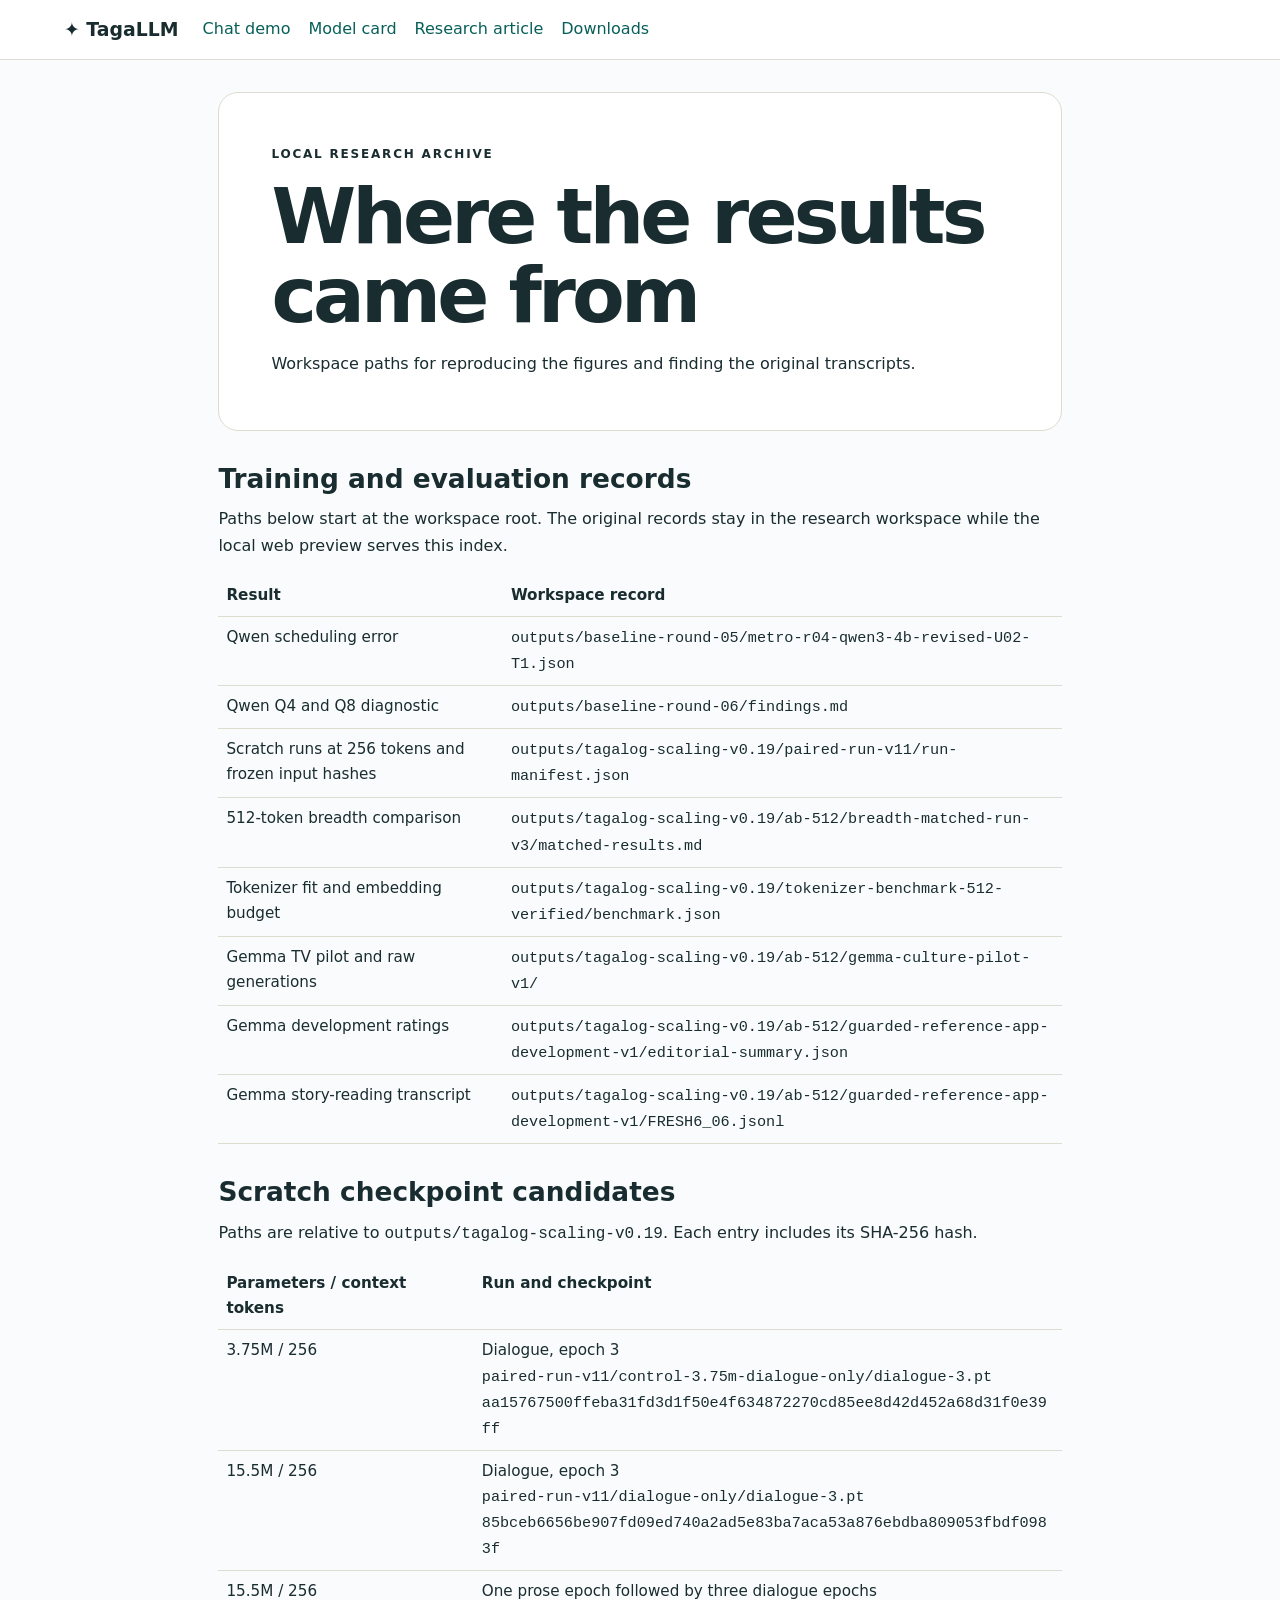
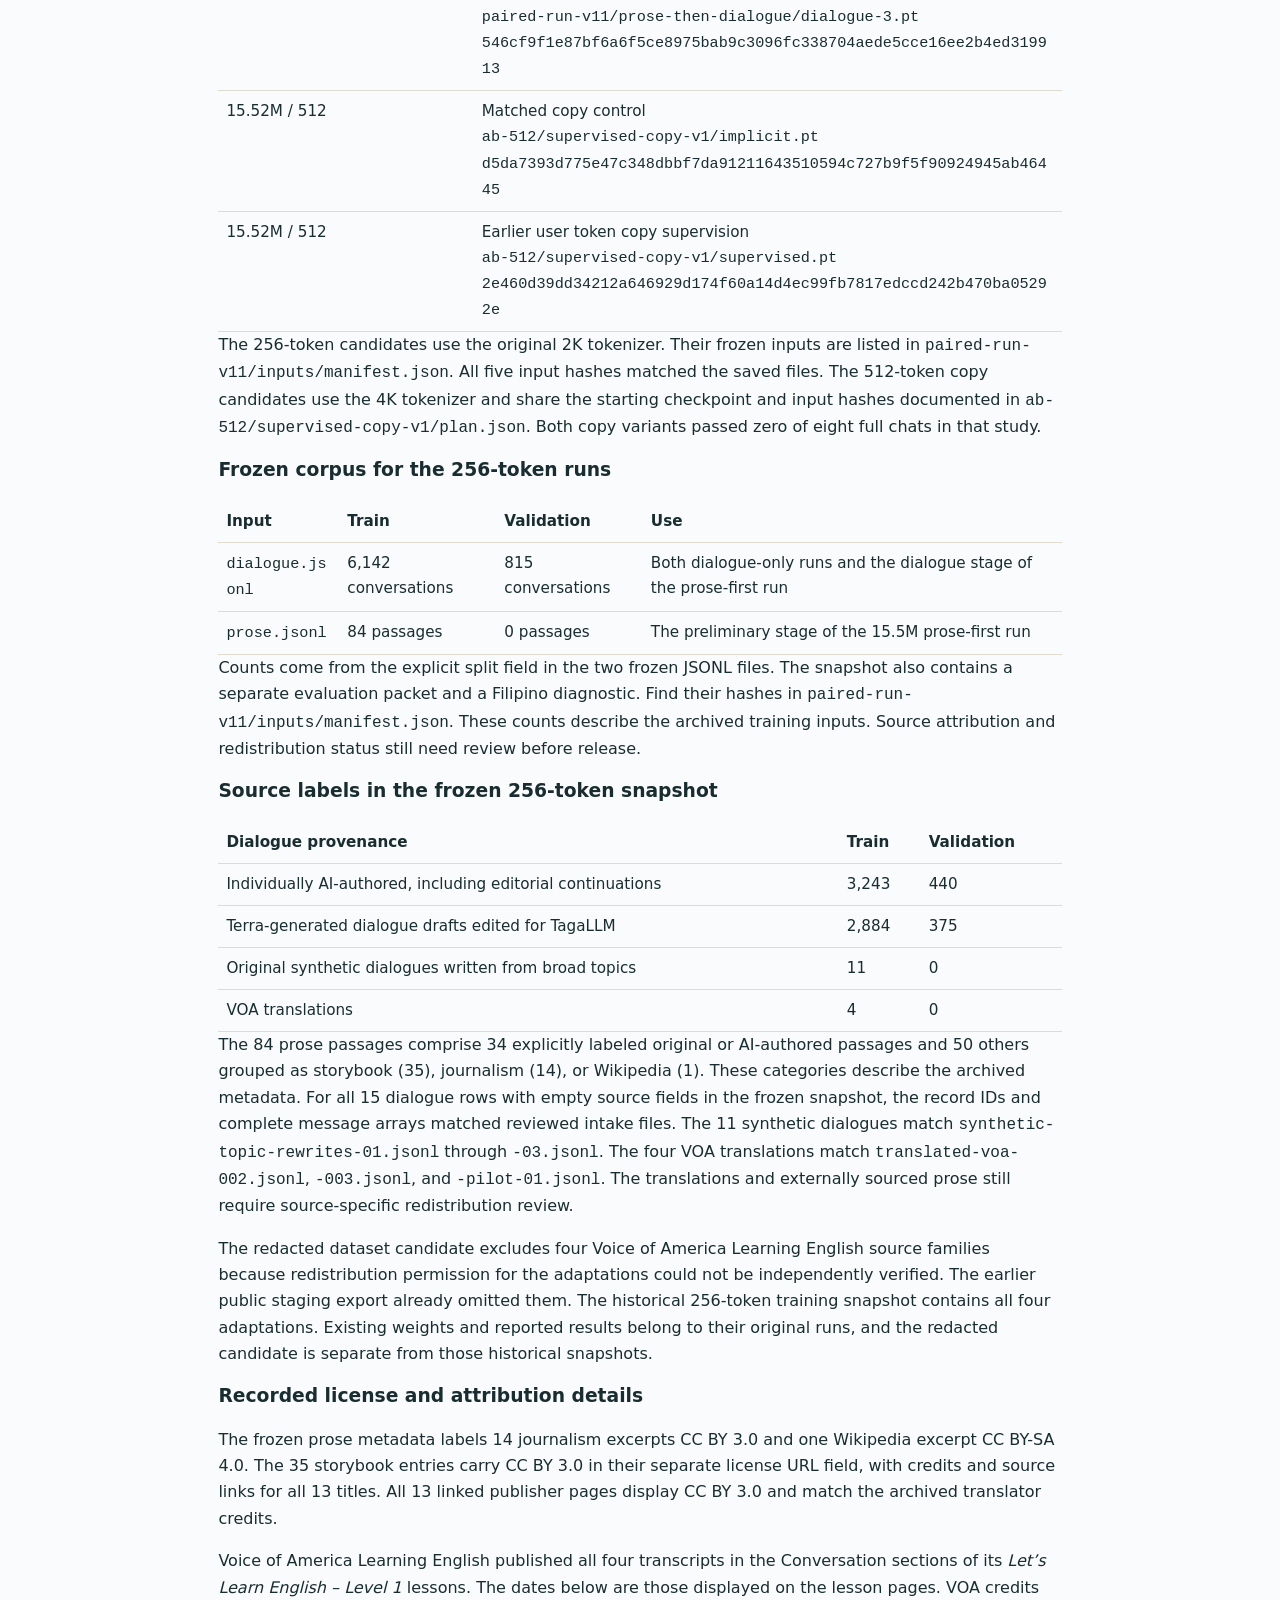
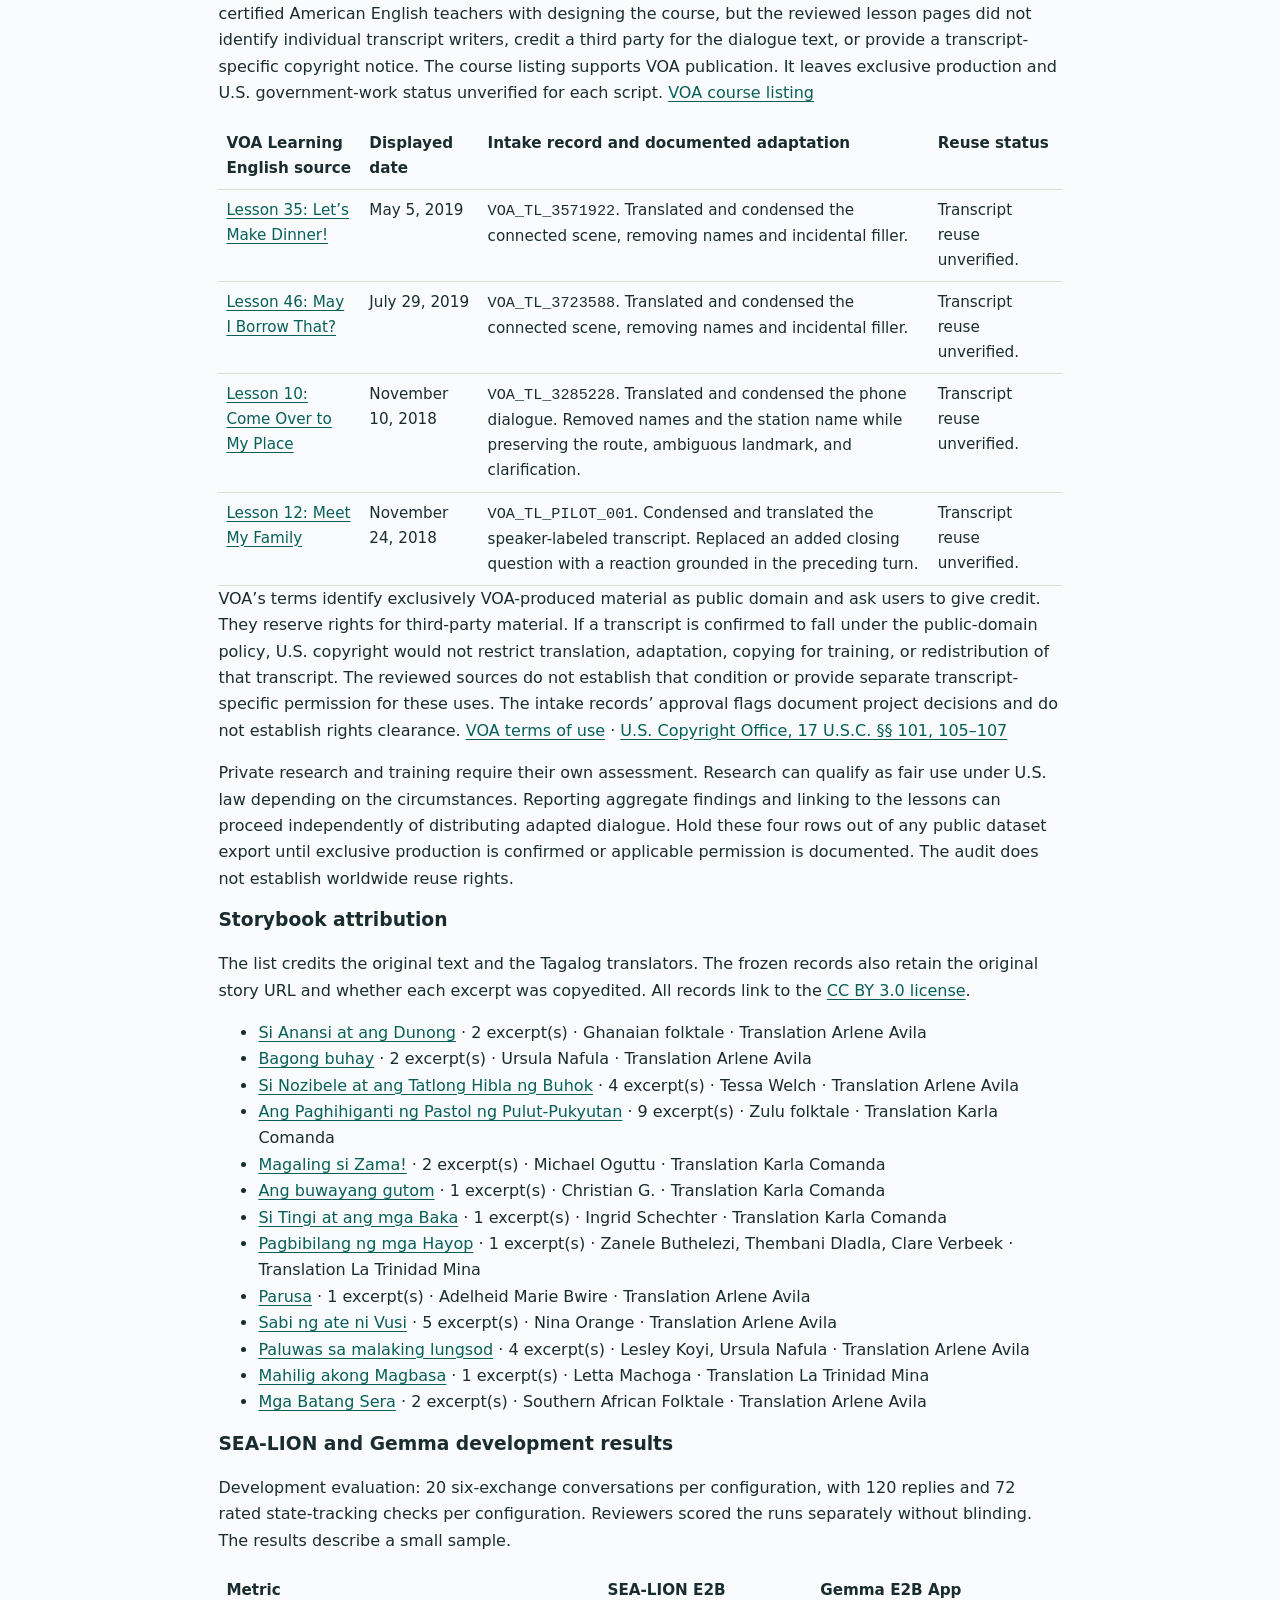
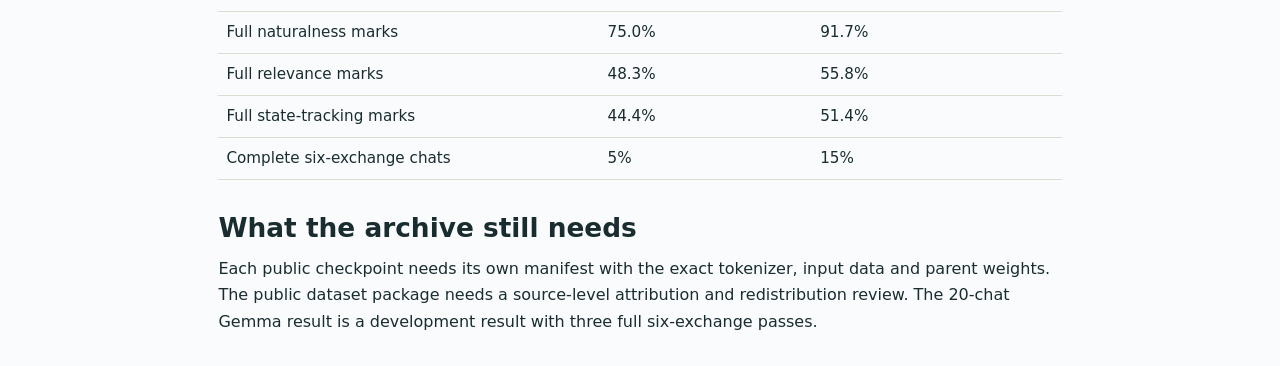
<file: evidence.html>
<!doctype html>
<html lang="en">
<meta charset="utf-8">
<meta name="viewport" content="width=device-width, initial-scale=1">
<title>TagaLLM · Evidence index</title>
<link rel="stylesheet" href="assets/css/style.css">
<body class="hub">
<header><strong>✦ TagaLLM</strong><nav aria-label="Preview"><a href="index.html">Chat demo</a><a href="model-card.html">Model card</a><a href="article.html">Research article</a><a href="downloads.html">Downloads</a></nav></header>
<main class="doc">
<section class="hero"><p class="eyebrow">Local research archive</p><h1>Where the results came from</h1><p>Workspace paths for reproducing the figures and finding the original transcripts.</p></section>
<h2>Training and evaluation records</h2>
<p>Paths below start at the workspace root. The original records stay in the research workspace while the local web preview serves this index.</p>
<div class="scroll"><table>
<thead><tr><th>Result</th><th>Workspace record</th></tr></thead>
<tbody>
<tr><td>Qwen scheduling error</td><td><code>outputs/baseline-round-05/metro-r04-qwen3-4b-revised-U02-T1.json</code></td></tr>
<tr><td>Qwen Q4 and Q8 diagnostic</td><td><code>outputs/baseline-round-06/findings.md</code></td></tr>
<tr><td>Scratch runs at 256 tokens and frozen input hashes</td><td><code>outputs/tagalog-scaling-v0.19/paired-run-v11/run-manifest.json</code></td></tr>
<tr><td>512-token breadth comparison</td><td><code>outputs/tagalog-scaling-v0.19/ab-512/breadth-matched-run-v3/matched-results.md</code></td></tr>
<tr><td>Tokenizer fit and embedding budget</td><td><code>outputs/tagalog-scaling-v0.19/tokenizer-benchmark-512-verified/benchmark.json</code></td></tr>
<tr><td>Gemma TV pilot and raw generations</td><td><code>outputs/tagalog-scaling-v0.19/ab-512/gemma-culture-pilot-v1/</code></td></tr>
<tr><td>Gemma development ratings</td><td><code>outputs/tagalog-scaling-v0.19/ab-512/guarded-reference-app-development-v1/editorial-summary.json</code></td></tr>
<tr><td>Gemma story-reading transcript</td><td><code>outputs/tagalog-scaling-v0.19/ab-512/guarded-reference-app-development-v1/FRESH6_06.jsonl</code></td></tr>
</tbody>
</table></div>
<h2 id="checkpoints">Scratch checkpoint candidates</h2><p>Paths are relative to <code>outputs/tagalog-scaling-v0.19</code>. Each entry includes its SHA-256 hash.</p><div class="scroll"><table><thead><tr><th>Parameters / context tokens</th><th>Run and checkpoint</th></tr></thead><tbody><tr><td>3.75M / 256</td><td>Dialogue, epoch 3<br><code>paired-run-v11/control-3.75m-dialogue-only/dialogue-3.pt</code><br><code>aa15767500ffeba31fd3d1f50e4f634872270cd85ee8d42d452a68d31f0e39ff</code></td></tr>
<tr><td>15.5M / 256</td><td>Dialogue, epoch 3<br><code>paired-run-v11/dialogue-only/dialogue-3.pt</code><br><code>85bceb6656be907fd09ed740a2ad5e83ba7aca53a876ebdba809053fbdf0983f</code></td></tr>
<tr><td>15.5M / 256</td><td>One prose epoch followed by three dialogue epochs<br><code>paired-run-v11/prose-then-dialogue/dialogue-3.pt</code><br><code>546cf9f1e87bf6a6f5ce8975bab9c3096fc338704aede5cce16ee2b4ed319913</code></td></tr>
<tr><td>15.52M / 512</td><td>Matched copy control<br><code>ab-512/supervised-copy-v1/implicit.pt</code><br><code>d5da7393d775e47c348dbbf7da91211643510594c727b9f5f90924945ab46445</code></td></tr>
<tr><td>15.52M / 512</td><td>Earlier user token copy supervision<br><code>ab-512/supervised-copy-v1/supervised.pt</code><br><code>2e460d39dd34212a646929d174f60a14d4ec99fb7817edccd242b470ba05292e</code></td></tr></tbody></table></div><p>The 256-token candidates use the original 2K tokenizer. Their frozen inputs are listed in <code>paired-run-v11/inputs/manifest.json</code>. All five input hashes matched the saved files. The 512-token copy candidates use the 4K tokenizer and share the starting checkpoint and input hashes documented in <code>ab-512/supervised-copy-v1/plan.json</code>. Both copy variants passed zero of eight full chats in that study.</p><h3 id="frozen-splits">Frozen corpus for the 256-token runs</h3>
<div class="scroll"><table><thead><tr><th>Input</th><th>Train</th><th>Validation</th><th>Use</th></tr></thead><tbody>
<tr><td><code>dialogue.jsonl</code></td><td>6,142 conversations</td><td>815 conversations</td><td>Both dialogue-only runs and the dialogue stage of the prose-first run</td></tr>
<tr><td><code>prose.jsonl</code></td><td>84 passages</td><td>0 passages</td><td>The preliminary stage of the 15.5M prose-first run</td></tr>
</tbody></table></div>
<p>Counts come from the explicit split field in the two frozen JSONL files. The snapshot also contains a separate evaluation packet and a Filipino diagnostic. Find their hashes in <code>paired-run-v11/inputs/manifest.json</code>. These counts describe the archived training inputs. Source attribution and redistribution status still need review before release.</p>
<h3 id="source-audit">Source labels in the frozen 256-token snapshot</h3>
<div class="scroll"><table><thead><tr><th>Dialogue provenance</th><th>Train</th><th>Validation</th></tr></thead><tbody>
<tr><td>Individually AI-authored, including editorial continuations</td><td>3,243</td><td>440</td></tr>
<tr><td>Terra-generated dialogue drafts edited for TagaLLM</td><td>2,884</td><td>375</td></tr>
<tr><td>Original synthetic dialogues written from broad topics</td><td>11</td><td>0</td></tr><tr><td>VOA translations</td><td>4</td><td>0</td></tr>
</tbody></table></div>
<p>The 84 prose passages comprise 34 explicitly labeled original or AI-authored passages and 50 others grouped as storybook (35), journalism (14), or Wikipedia (1). These categories describe the archived metadata. For all 15 dialogue rows with empty source fields in the frozen snapshot, the record IDs and complete message arrays matched reviewed intake files. The 11 synthetic dialogues match <code>synthetic-topic-rewrites-01.jsonl</code> through <code>-03.jsonl</code>. The four VOA translations match <code>translated-voa-002.jsonl</code>, <code>-003.jsonl</code>, and <code>-pilot-01.jsonl</code>. The translations and externally sourced prose still require source-specific redistribution review.</p>
<p>The redacted dataset candidate excludes four Voice of America Learning English source families because redistribution permission for the adaptations could not be independently verified. The earlier public staging export already omitted them. The historical 256-token training snapshot contains all four adaptations. Existing weights and reported results belong to their original runs, and the redacted candidate is separate from those historical snapshots.</p><h3 id="recorded-terms">Recorded license and attribution details</h3>
<p>The frozen prose metadata labels 14 journalism excerpts CC BY 3.0 and one Wikipedia excerpt CC BY-SA 4.0. The 35 storybook entries carry CC BY 3.0 in their separate license URL field, with credits and source links for all 13 titles. All 13 linked publisher pages display CC BY 3.0 and match the archived translator credits.</p>
<p>Voice of America Learning English published all four transcripts in the Conversation sections of its <em>Let’s Learn English – Level 1</em> lessons. The dates below are those displayed on the lesson pages. VOA credits certified American English teachers with designing the course, but the reviewed lesson pages did not identify individual transcript writers, credit a third party for the dialogue text, or provide a transcript-specific copyright notice. The course listing supports VOA publication. It leaves exclusive production and U.S. government-work status unverified for each script. <a href="https://learningenglish.voanews.com/p/5644.html">VOA course listing</a></p>
<div class="scroll"><table><thead><tr><th>VOA Learning English source</th><th>Displayed date</th><th>Intake record and documented adaptation</th><th>Reuse status</th></tr></thead><tbody><tr><td><a href="https://learningenglish.voanews.com/amp/lets-learn-english-lesson-35-lets-make-dinner/3571922.html">Lesson 35: Let’s Make Dinner!</a></td><td>May 5, 2019</td><td><code>VOA_TL_3571922</code>. Translated and condensed the connected scene, removing names and incidental filler.</td><td>Transcript reuse unverified.</td></tr><tr><td><a href="https://learningenglish.voanews.com/a/lets-learn-english-lesson-46-may-i-borrow-that/3723588.html">Lesson 46: May I Borrow That?</a></td><td>July 29, 2019</td><td><code>VOA_TL_3723588</code>. Translated and condensed the connected scene, removing names and incidental filler.</td><td>Transcript reuse unverified.</td></tr><tr><td><a href="https://learningenglish.voanews.com/a/lets-learn-english-lesson-10/3285228.html">Lesson 10: Come Over to My Place</a></td><td>November 10, 2018</td><td><code>VOA_TL_3285228</code>. Translated and condensed the phone dialogue. Removed names and the station name while preserving the route, ambiguous landmark, and clarification.</td><td>Transcript reuse unverified.</td></tr><tr><td><a href="https://learningenglish.voanews.com/a/lets-learn-english-lesson-12-meet-my-family/3301733.html">Lesson 12: Meet My Family</a></td><td>November 24, 2018</td><td><code>VOA_TL_PILOT_001</code>. Condensed and translated the speaker-labeled transcript. Replaced an added closing question with a reaction grounded in the preceding turn.</td><td>Transcript reuse unverified.</td></tr></tbody></table></div>
<p>VOA’s terms identify exclusively VOA-produced material as public domain and ask users to give credit. They reserve rights for third-party material. If a transcript is confirmed to fall under the public-domain policy, U.S. copyright would not restrict translation, adaptation, copying for training, or redistribution of that transcript. The reviewed sources do not establish that condition or provide separate transcript-specific permission for these uses. The intake records’ approval flags document project decisions and do not establish rights clearance. <a href="https://learningenglish.voanews.com/p/5374.html">VOA terms of use</a> · <a href="https://www.copyright.gov/title17/92chap1.html">U.S. Copyright Office, 17 U.S.C. §§ 101, 105–107</a></p>
<p>Private research and training require their own assessment. Research can qualify as fair use under U.S. law depending on the circumstances. Reporting aggregate findings and linking to the lessons can proceed independently of distributing adapted dialogue. Hold these four rows out of any public dataset export until exclusive production is confirmed or applicable permission is documented. The audit does not establish worldwide reuse rights.</p>
<h3 id="storybook-credits">Storybook attribution</h3><p>The list credits the original text and the Tagalog translators. The frozen records also retain the original story URL and whether each excerpt was copyedited. All records link to the <a href="https://creativecommons.org/licenses/by/3.0/">CC BY 3.0 license</a>.</p><ul><li><a href="https://global-asp.github.io/stories/tl/0006_si-anansi-at-ang-dunong_slides.html">Si Anansi at ang Dunong</a> · 2 excerpt(s) · Ghanaian folktale · Translation Arlene Avila</li><li><a href="https://global-asp.github.io/stories/tl/0027_bagong-buhay_slides.html">Bagong buhay</a> · 2 excerpt(s) · Ursula Nafula · Translation Arlene Avila</li><li><a href="https://global-asp.github.io/stories/tl/0066_si-nozibele-at-ang-tatlong-hibla-ng-buhok_slides.html">Si Nozibele at ang Tatlong Hibla ng Buhok</a> · 4 excerpt(s) · Tessa Welch · Translation Arlene Avila</li><li><a href="https://global-asp.github.io/stories/tl/0072_ang-paghihiganti-ng-pastol-ng-pulut-pukyutan_slides.html">Ang Paghihiganti ng Pastol ng Pulut-Pukyutan</a> · 9 excerpt(s) · Zulu folktale · Translation Karla Comanda</li><li><a href="https://global-asp.github.io/stories/tl/0095_magaling-si-zama_slides.html">Magaling si Zama!</a> · 2 excerpt(s) · Michael Oguttu · Translation Karla Comanda</li><li><a href="https://global-asp.github.io/stories/tl/0156_ang-buwayang-gutom_slides.html">Ang buwayang gutom</a> · 1 excerpt(s) · Christian G. · Translation Karla Comanda</li><li><a href="https://global-asp.github.io/stories/tl/0210_si-tingi-at-ang-mga-baka_slides.html">Si Tingi at ang mga Baka</a> · 1 excerpt(s) · Ingrid Schechter · Translation Karla Comanda</li><li><a href="https://global-asp.github.io/stories/tl/0327_pagbibilang-ng-mga-hayop_slides.html">Pagbibilang ng mga Hayop</a> · 1 excerpt(s) · Zanele Buthelezi, Thembani Dladla, Clare Verbeek · Translation La Trinidad Mina</li><li><a href="https://global-asp.github.io/stories/tl/0342_parusa_slides.html">Parusa</a> · 1 excerpt(s) · Adelheid Marie Bwire · Translation Arlene Avila</li><li><a href="https://global-asp.github.io/stories/tl/0291_sabi-ng-ate-ni-vusi_slides.html">Sabi ng ate ni Vusi</a> · 5 excerpt(s) · Nina Orange · Translation Arlene Avila</li><li><a href="https://global-asp.github.io/stories/tl/0324_paluwas-sa-malaking-lungsod_slides.html">Paluwas sa malaking lungsod</a> · 4 excerpt(s) · Lesley Koyi, Ursula Nafula · Translation Arlene Avila</li><li><a href="https://global-asp.github.io/stories/tl/0122_mahilig-akong-magbasa_slides.html">Mahilig akong Magbasa</a> · 1 excerpt(s) · Letta Machoga · Translation La Trinidad Mina</li><li><a href="https://global-asp.github.io/stories/tl/0337_mga-batang-sera_slides.html">Mga Batang Sera</a> · 2 excerpt(s) · Southern African Folktale · Translation Arlene Avila</li></ul><h3 id="sea-lion-gemma-counts">SEA-LION and Gemma development results</h3><p>Development evaluation: 20 six-exchange conversations per configuration, with 120 replies and 72 rated state-tracking checks per configuration. Reviewers scored the runs separately without blinding. The results describe a small sample.</p><div class="scroll"><table><thead><tr><th>Metric</th><th>SEA-LION E2B</th><th>Gemma E2B App</th></tr></thead><tbody><tr><td>Full naturalness marks</td><td>75.0%</td><td>91.7%</td></tr><tr><td>Full relevance marks</td><td>48.3%</td><td>55.8%</td></tr><tr><td>Full state-tracking marks</td><td>44.4%</td><td>51.4%</td></tr><tr><td>Complete six-exchange chats</td><td>5%</td><td>15%</td></tr></tbody></table></div><h2>What the archive still needs</h2>
<p>Each public checkpoint needs its own manifest with the exact tokenizer, input data and parent weights. The public dataset package needs a source-level attribution and redistribution review. The 20-chat Gemma result is a development result with three full six-exchange passes.</p>
</main>
</body>
</html>
</file>
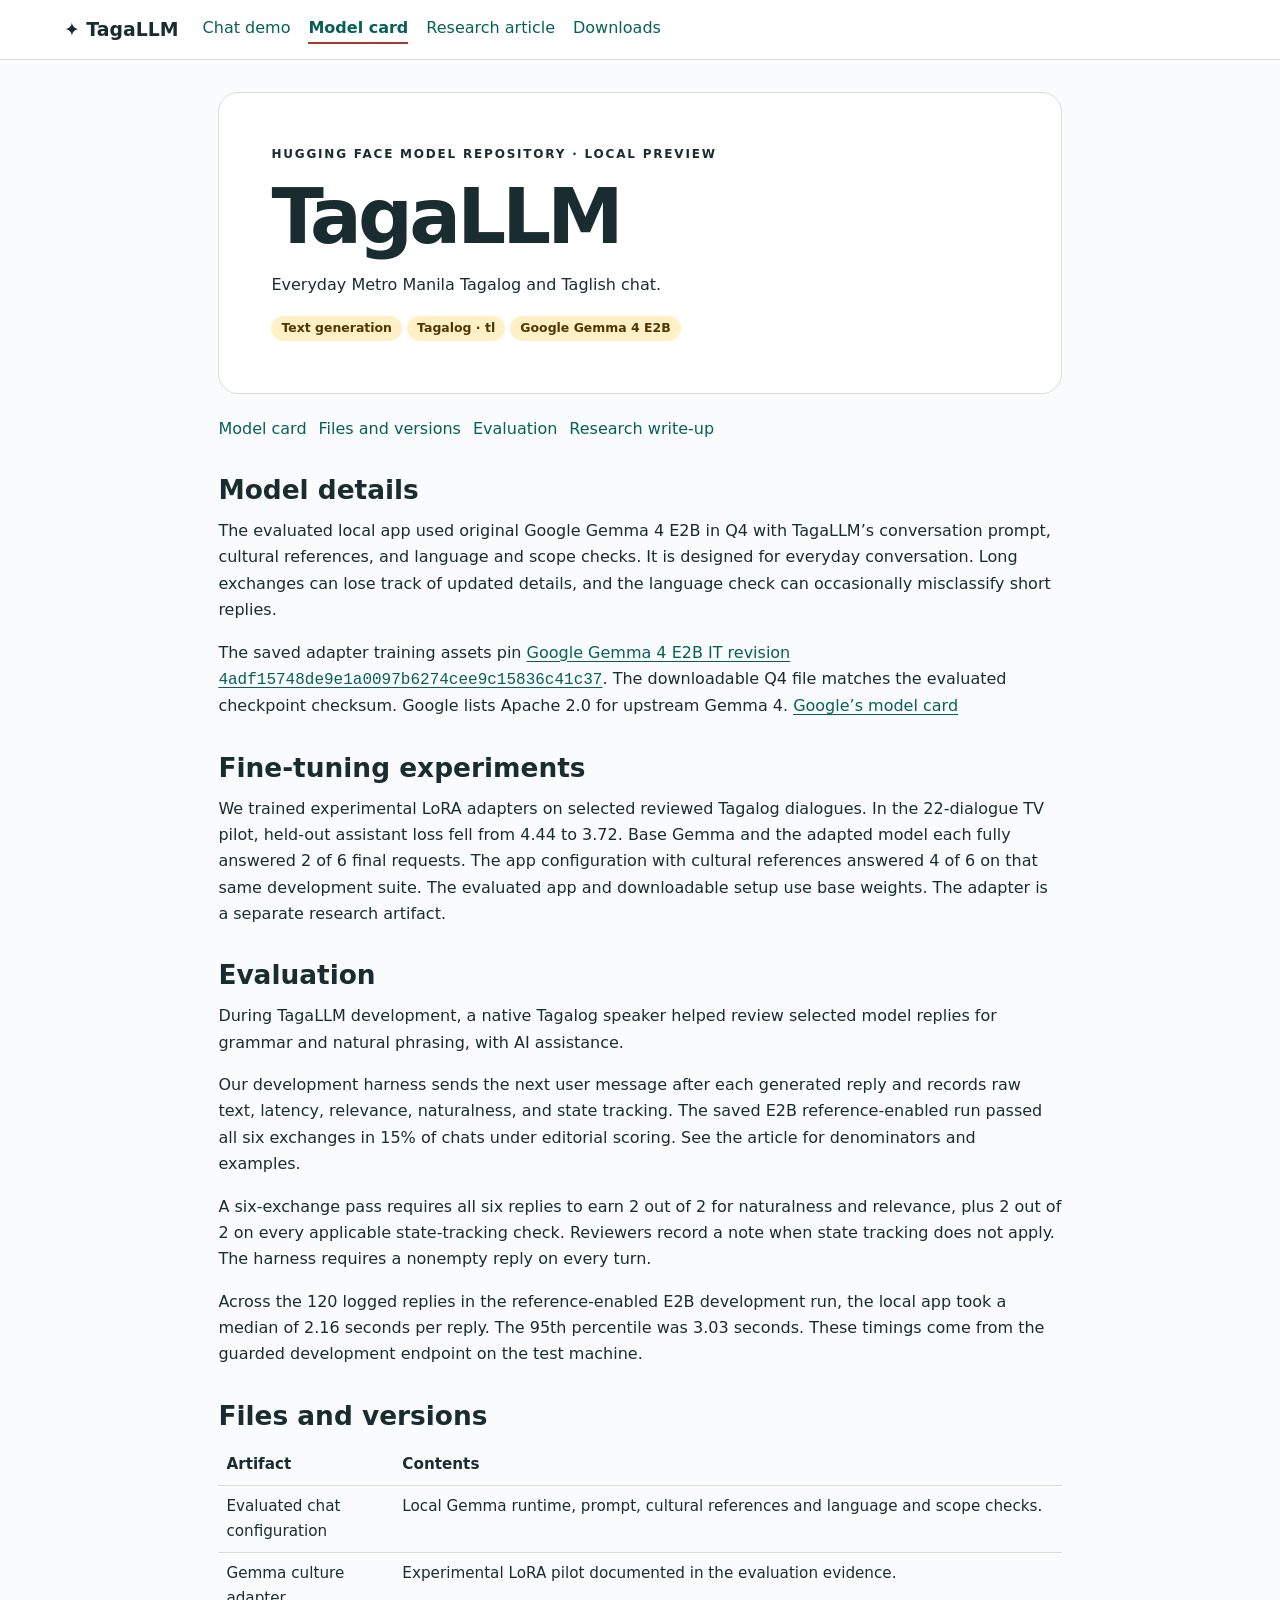
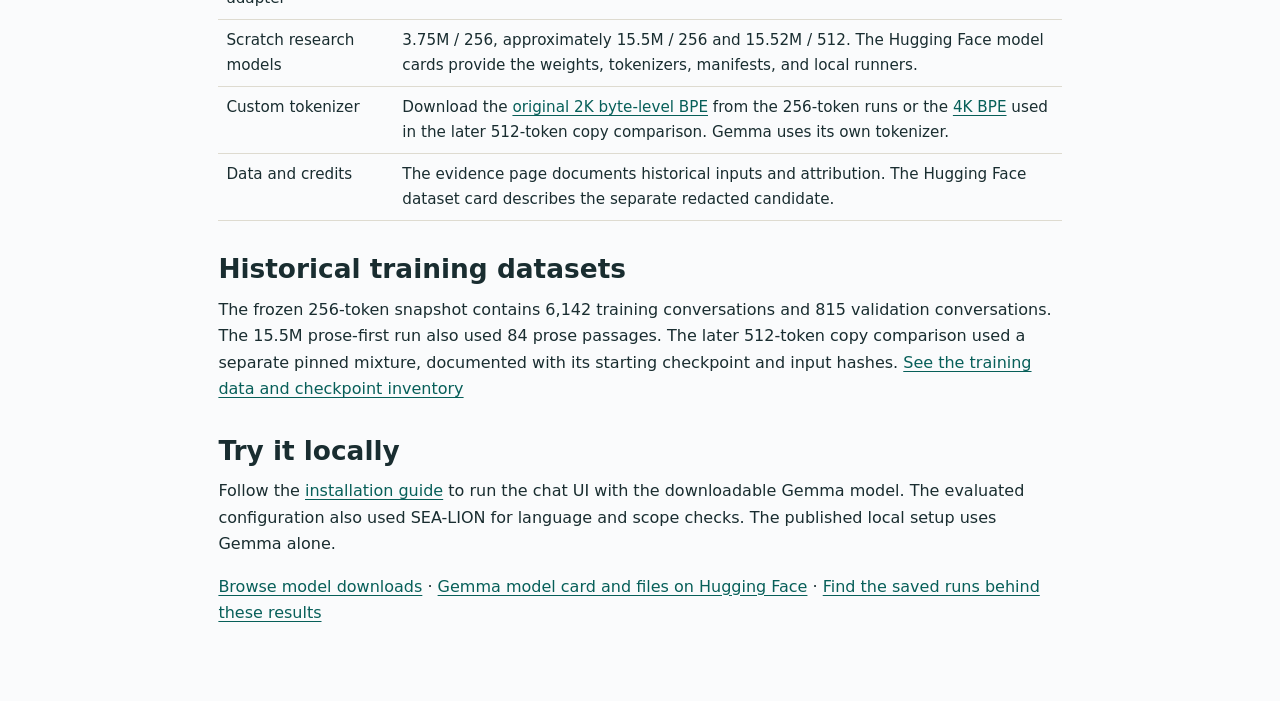
<file: model-card.html>
<!doctype html><html lang="en"><meta charset="utf-8"><meta name="viewport" content="width=device-width, initial-scale=1"><title>TagaLLM · Model card preview</title><link rel="stylesheet" href="assets/css/style.css"><body class="hub"><header><strong>✦ TagaLLM</strong><nav aria-label="Preview"><a href="index.html" >Chat demo</a><a href="model-card.html" aria-current="page">Model card</a><a href="article.html" >Research article</a><a href="downloads.html">Downloads</a></nav></header><main class="doc"><section class="hero"><p class="eyebrow">Hugging Face model repository · Local preview</p><h1>TagaLLM</h1><p>Everyday Metro Manila Tagalog and Taglish chat.</p><span class="tag">Text generation</span> <span class="tag">Tagalog · tl</span> <span class="tag">Google Gemma 4 E2B</span></section>
<nav class="toc"><a href="#model">Model card</a><a href="#artifacts">Files and versions</a><a href="#evaluation">Evaluation</a><a href="article.html">Research write-up</a></nav>
<h2 id="model">Model details</h2><p>The evaluated local app used original Google Gemma 4 E2B in Q4 with TagaLLM’s conversation prompt, cultural references, and language and scope checks. It is designed for everyday conversation. Long exchanges can lose track of updated details, and the language check can occasionally misclassify short replies.</p>
<p>The saved adapter training assets pin <a href="https://huggingface.co/google/gemma-4-E2B-it/tree/4adf15748de9e1a0097b6274cee9c15836c41c37">Google Gemma 4 E2B IT revision <code>4adf15748de9e1a0097b6274cee9c15836c41c37</code></a>. The downloadable Q4 file matches the evaluated checkpoint checksum. Google lists Apache 2.0 for upstream Gemma 4. <a href="https://huggingface.co/google/gemma-4-E2B-it">Google’s model card</a></p><h2>Fine-tuning experiments</h2><p>We trained experimental LoRA adapters on selected reviewed Tagalog dialogues. In the 22-dialogue TV pilot, held-out assistant loss fell from 4.44 to 3.72. Base Gemma and the adapted model each fully answered 2 of 6 final requests. The app configuration with cultural references answered 4 of 6 on that same development suite. The evaluated app and downloadable setup use base weights. The adapter is a separate research artifact.</p>
<h2 id="evaluation">Evaluation</h2><p>During TagaLLM development, a native Tagalog speaker helped review selected model replies for grammar and natural phrasing, with AI assistance.</p><p>Our development harness sends the next user message after each generated reply and records raw text, latency, relevance, naturalness, and state tracking. The saved E2B reference-enabled run passed all six exchanges in 15% of chats under editorial scoring. See the article for denominators and examples.</p>
<p>A six-exchange pass requires all six replies to earn 2 out of 2 for naturalness and relevance, plus 2 out of 2 on every applicable state-tracking check. Reviewers record a note when state tracking does not apply. The harness requires a nonempty reply on every turn.</p><p>Across the 120 logged replies in the reference-enabled E2B development run, the local app took a median of 2.16 seconds per reply. The 95th percentile was 3.03 seconds. These timings come from the guarded development endpoint on the test machine.</p><h2 id="artifacts">Files and versions</h2><div class="scroll"><table><thead><tr><th>Artifact</th><th>Contents</th></tr></thead><tbody>
<tr><td>Evaluated chat configuration</td><td>Local Gemma runtime, prompt, cultural references and language and scope checks.</td></tr>
<tr><td>Gemma culture adapter</td><td>Experimental LoRA pilot documented in the evaluation evidence.</td></tr>
<tr><td>Scratch research models</td><td>3.75M / 256, approximately 15.5M / 256 and 15.52M / 512. The Hugging Face model cards provide the weights, tokenizers, manifests, and local runners.</td></tr>
<tr><td>Custom tokenizer</td><td>Download the <a href="tokenizers/original-bpe-2048.json" download>original 2K byte-level BPE</a> from the 256-token runs or the <a href="tokenizers/bpe_4096.json" download>4K BPE</a> used in the later 512-token copy comparison. Gemma uses its own tokenizer.</td></tr>
<tr><td>Data and credits</td><td>The evidence page documents historical inputs and attribution. The Hugging Face dataset card describes the separate redacted candidate.</td></tr></tbody></table></div>
<h2 id="historical-data">Historical training datasets</h2><p>The frozen 256-token snapshot contains 6,142 training conversations and 815 validation conversations. The 15.5M prose-first run also used 84 prose passages. The later 512-token copy comparison used a separate pinned mixture, documented with its starting checkpoint and input hashes. <a href="evidence.html#frozen-splits">See the training data and checkpoint inventory</a></p><h2>Try it locally</h2><p>Follow the <a href="INSTALL.md">installation guide</a> to run the chat UI with the downloadable Gemma model. The evaluated configuration also used SEA-LION for language and scope checks. The published local setup uses Gemma alone.</p><p><a href="downloads.html">Browse model downloads</a> · <a href="https://huggingface.co/JoshBrew/TagaLLM-Gemma-4-E2B">Gemma model card and files on Hugging Face</a> · <a href="evidence.html">Find the saved runs behind these results</a></p></main></body></html>
</file>
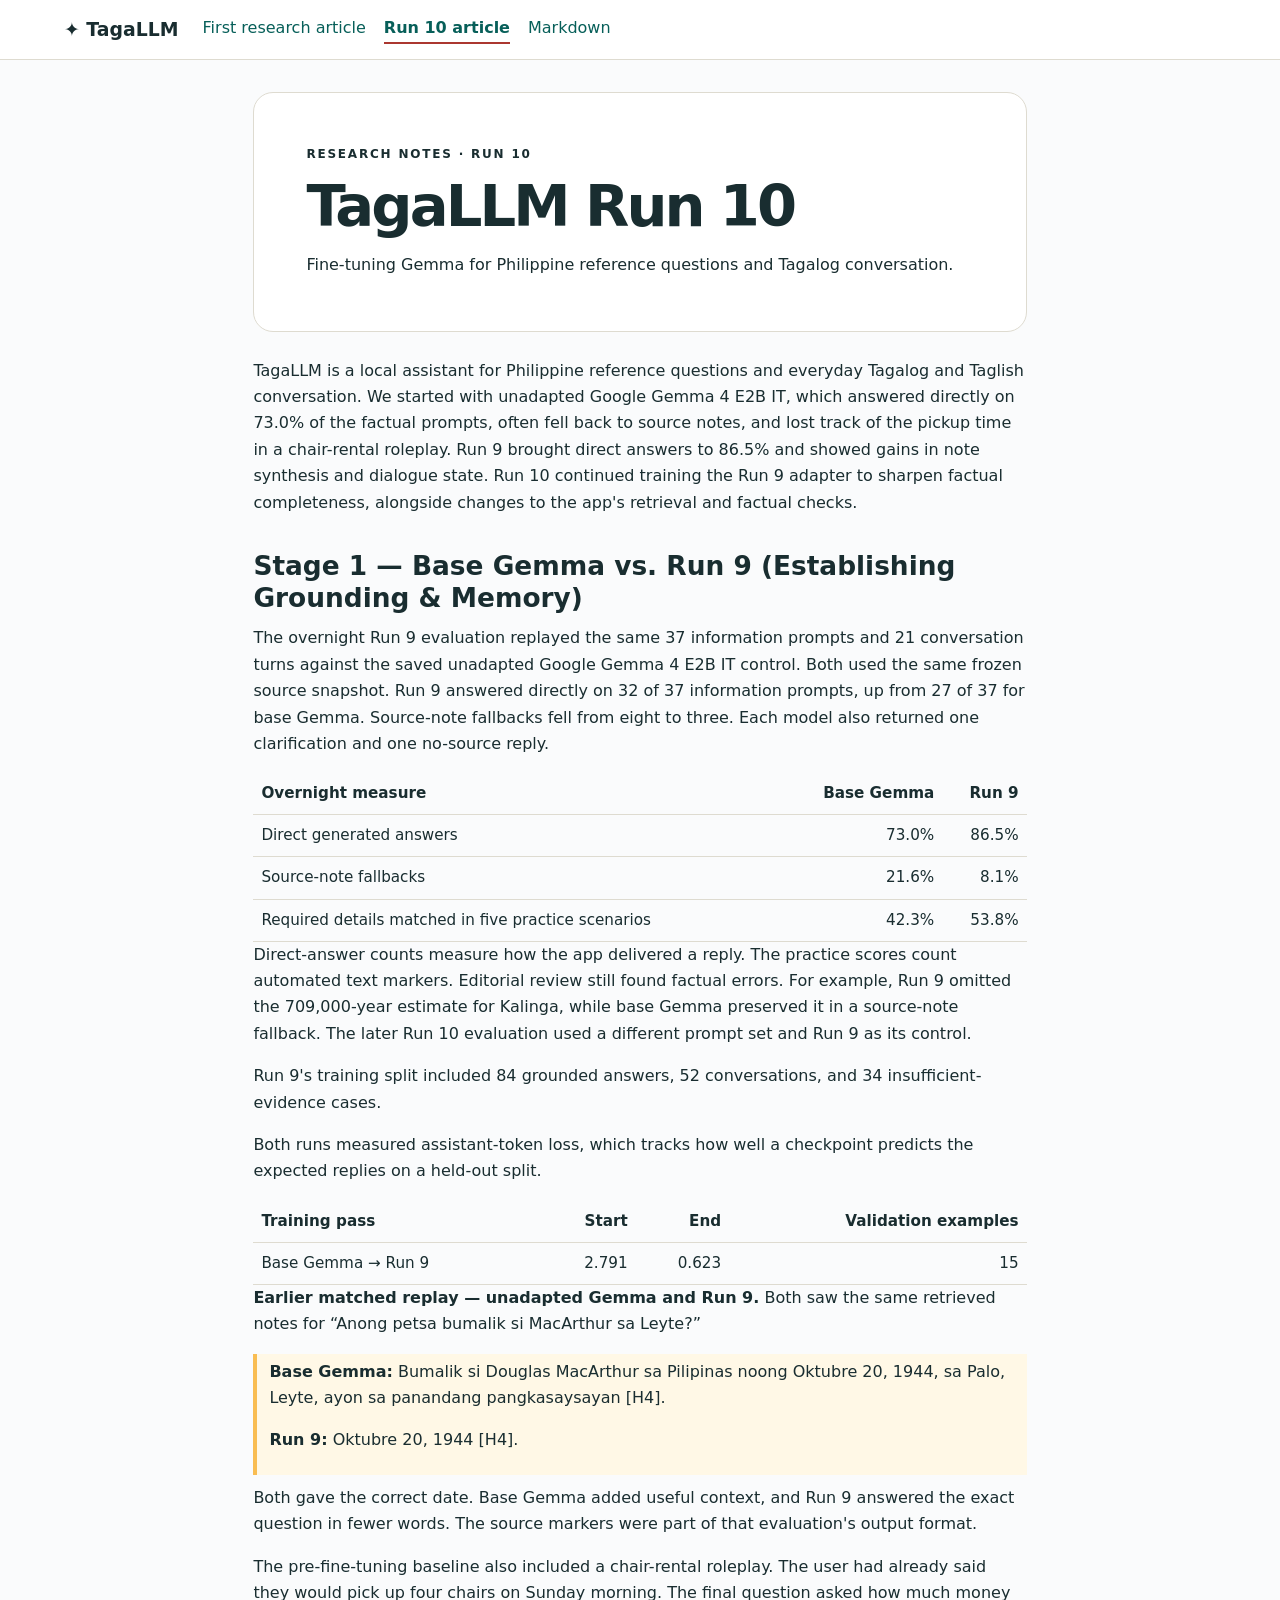
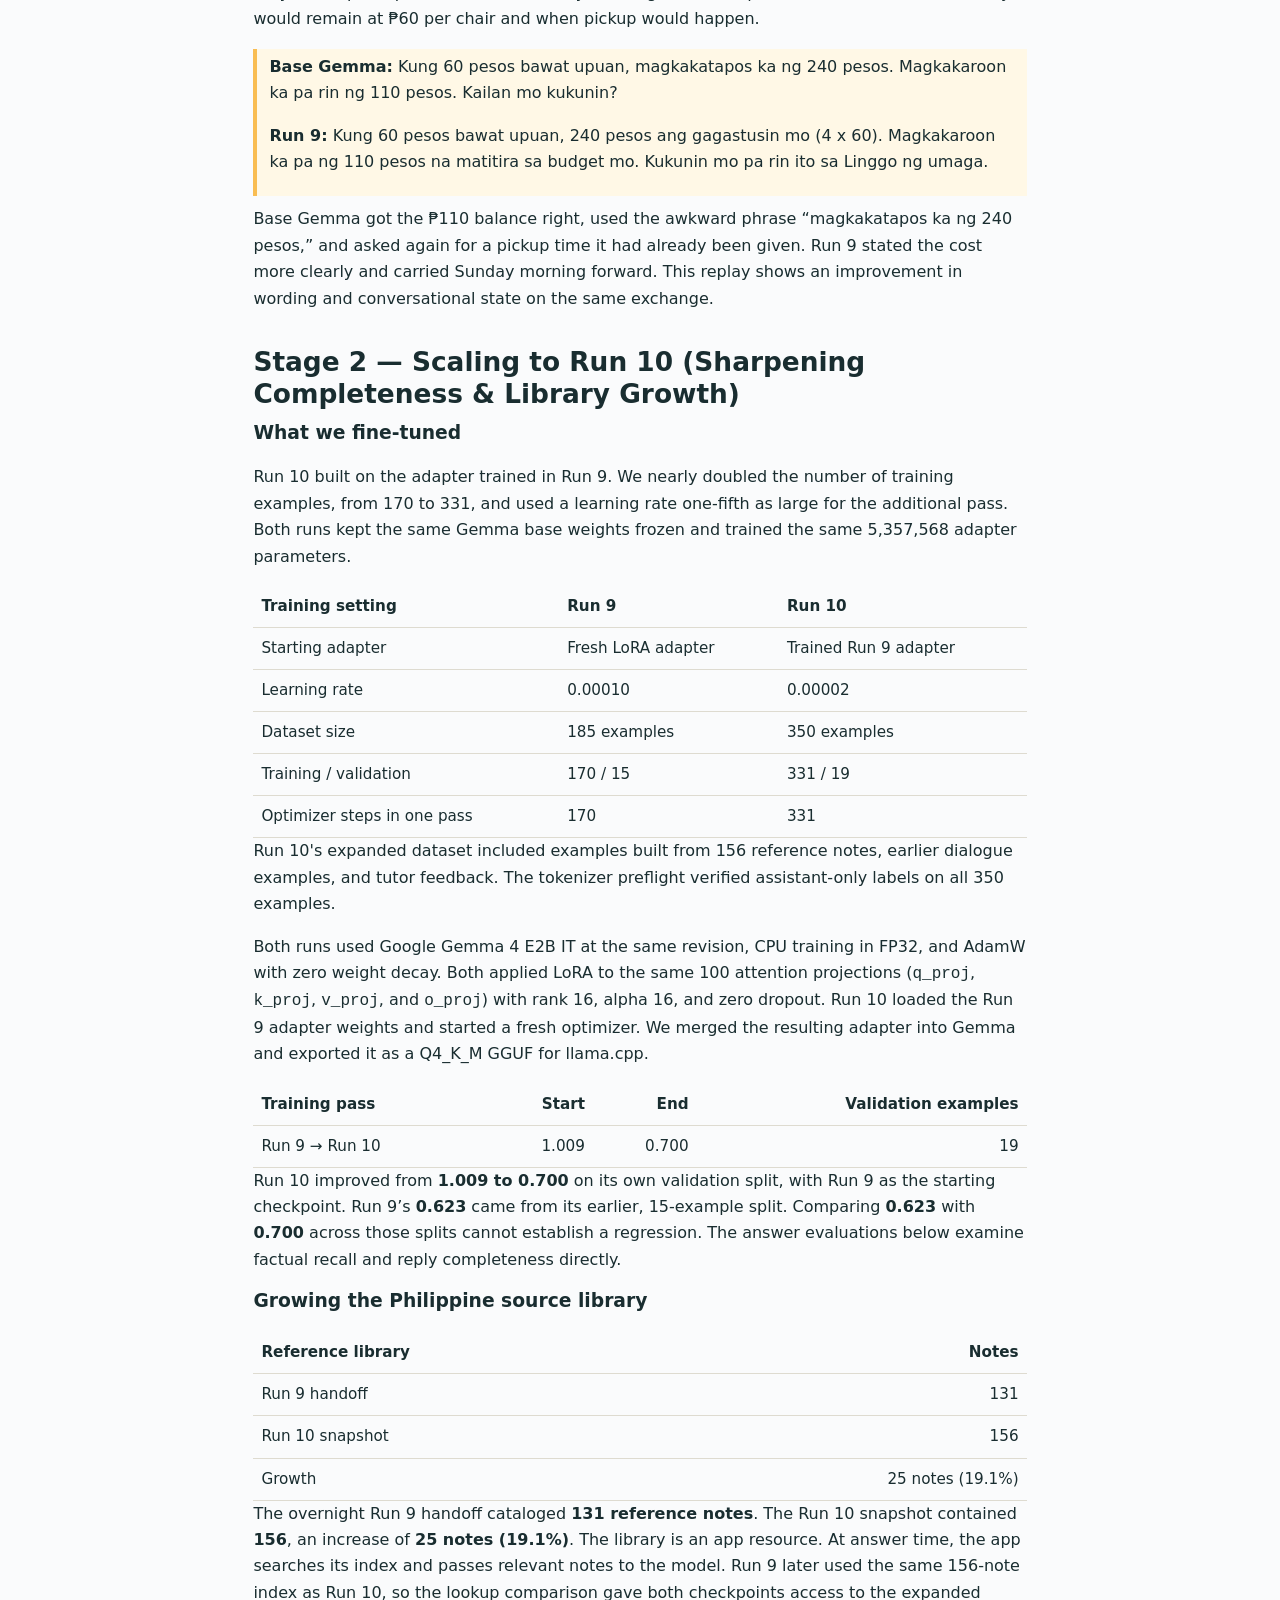
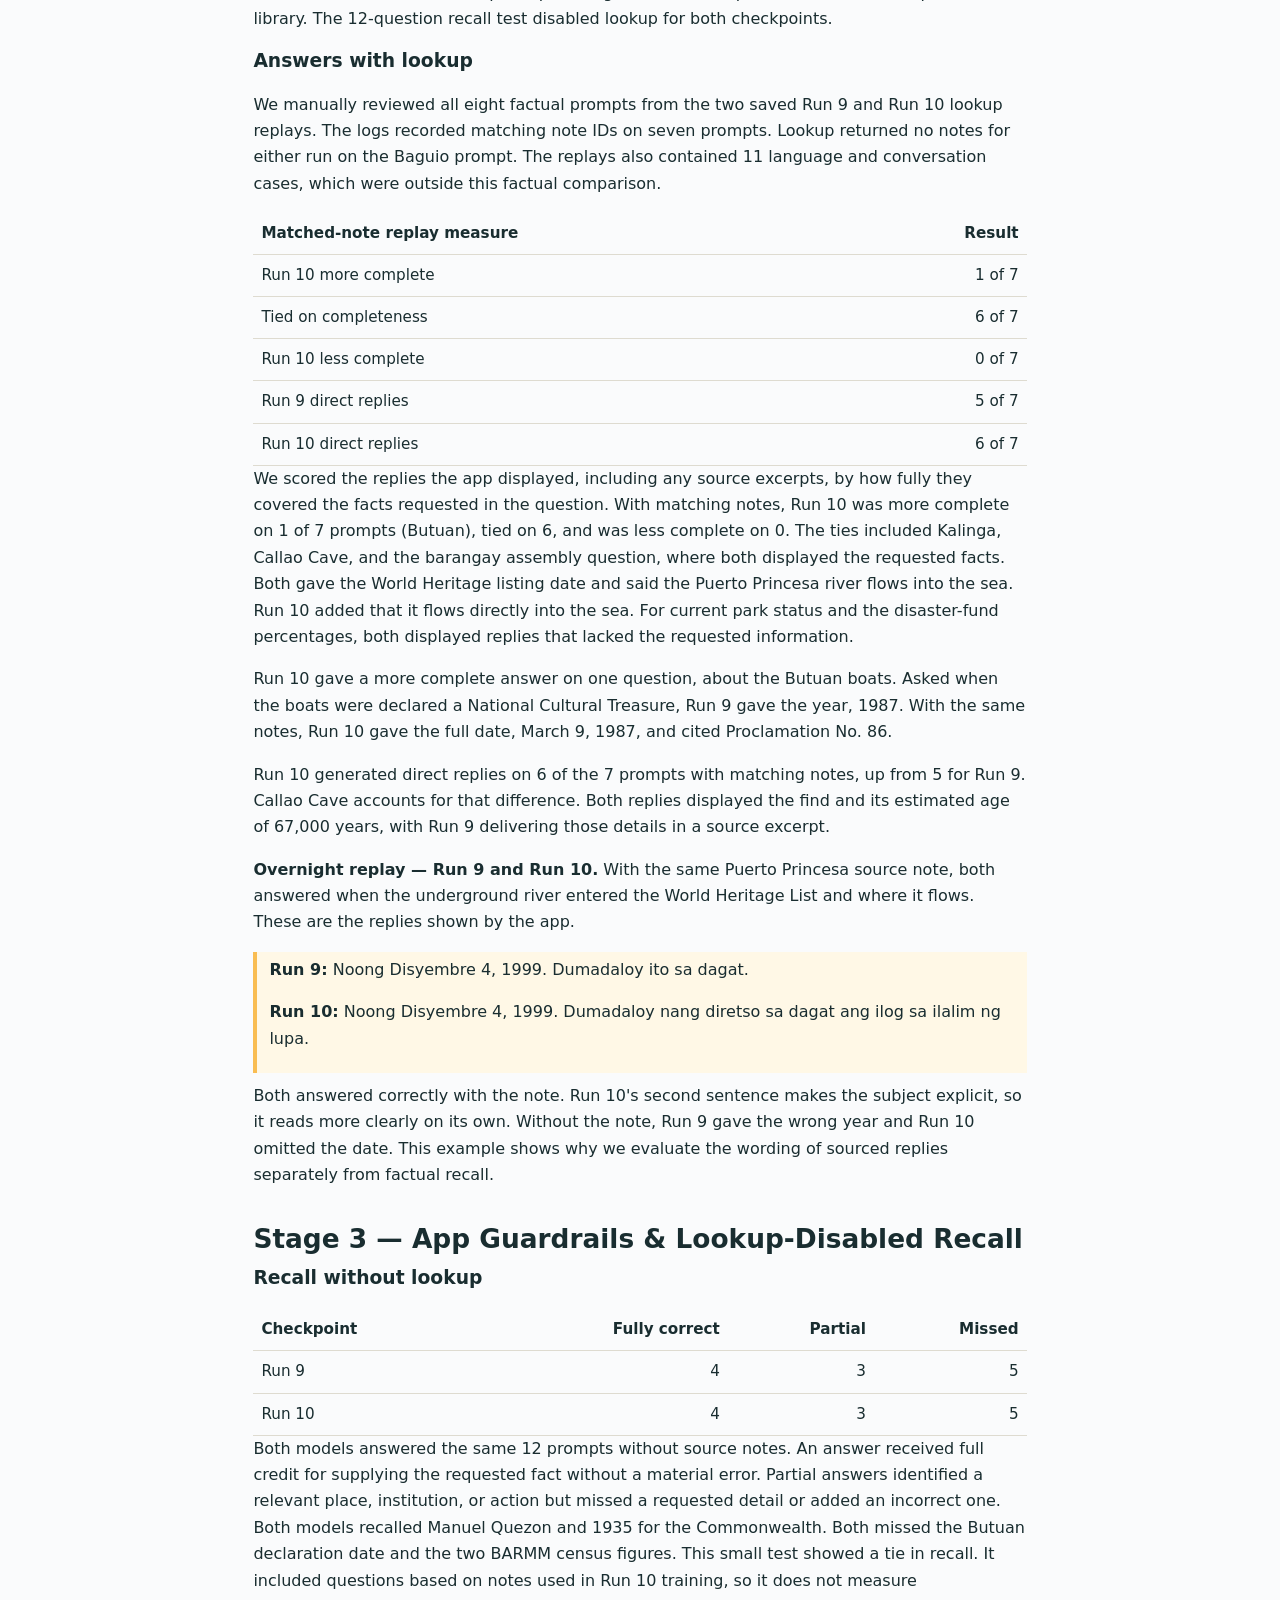
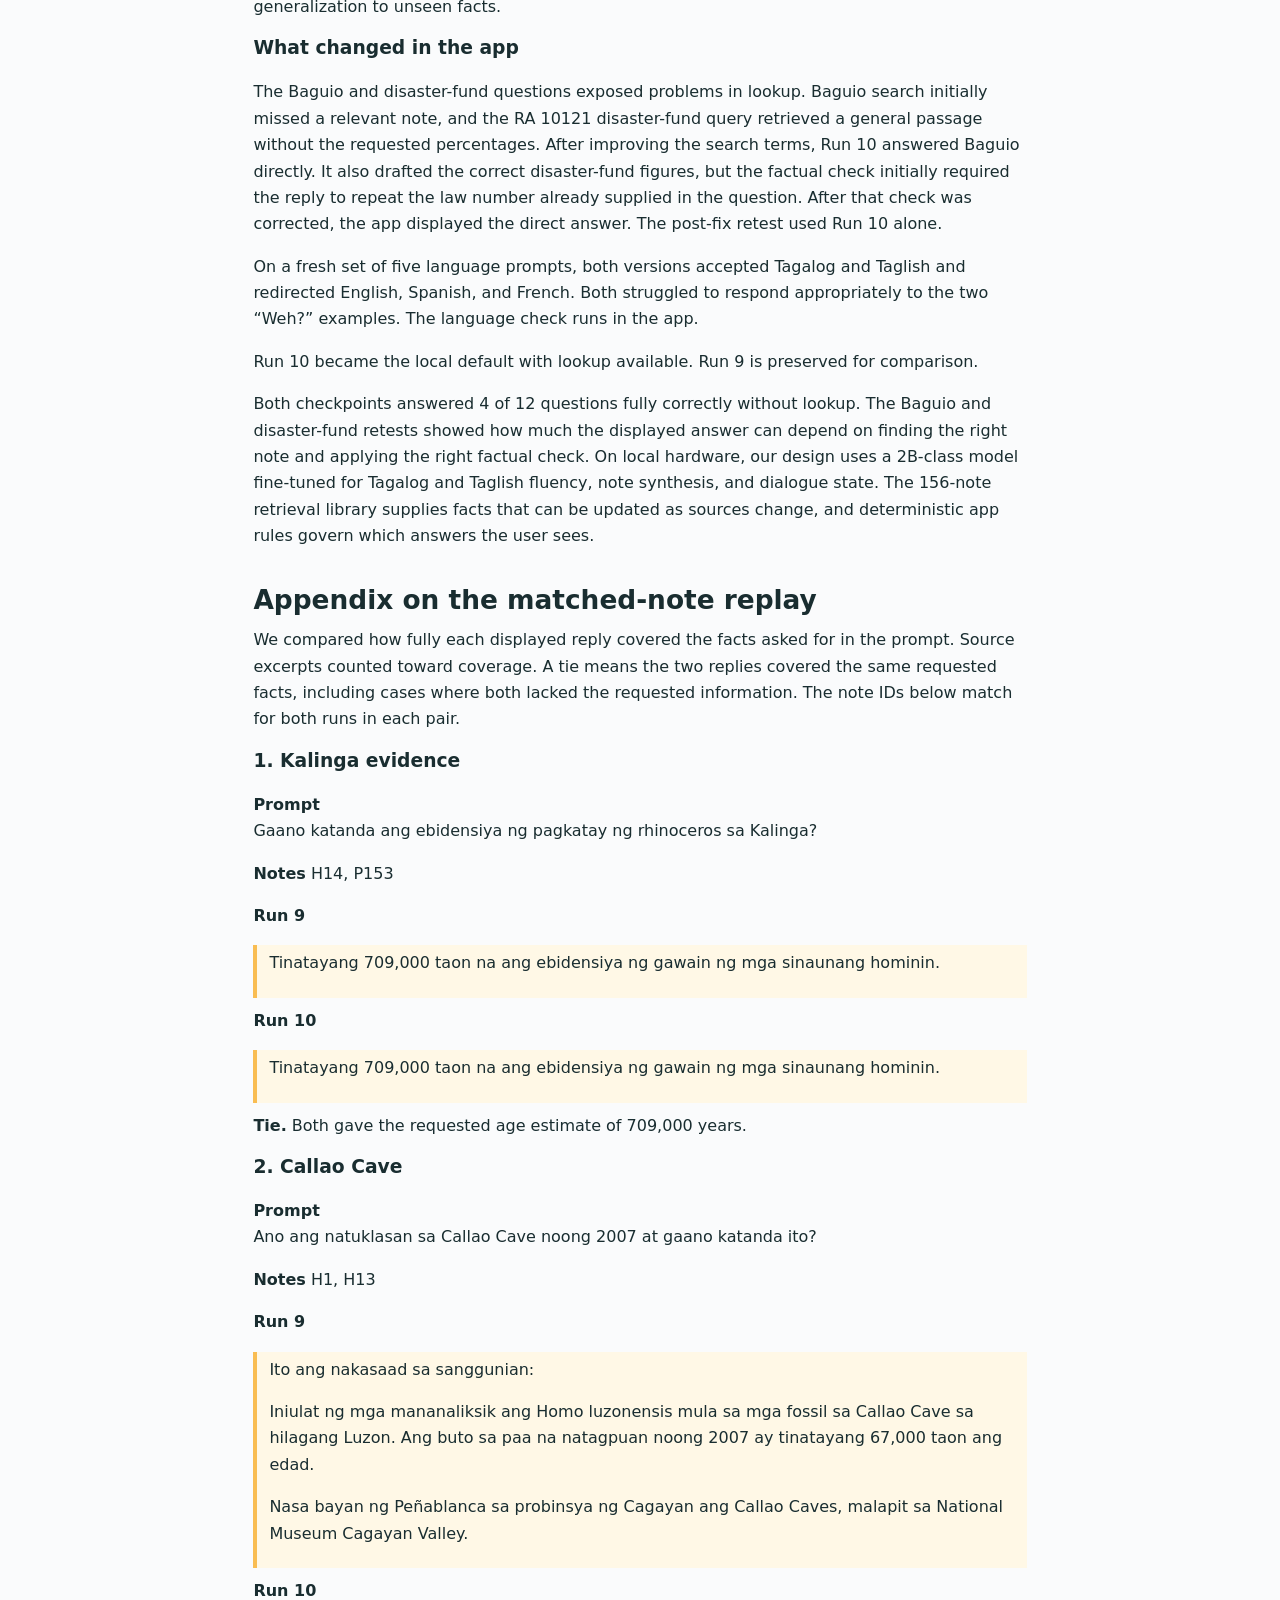
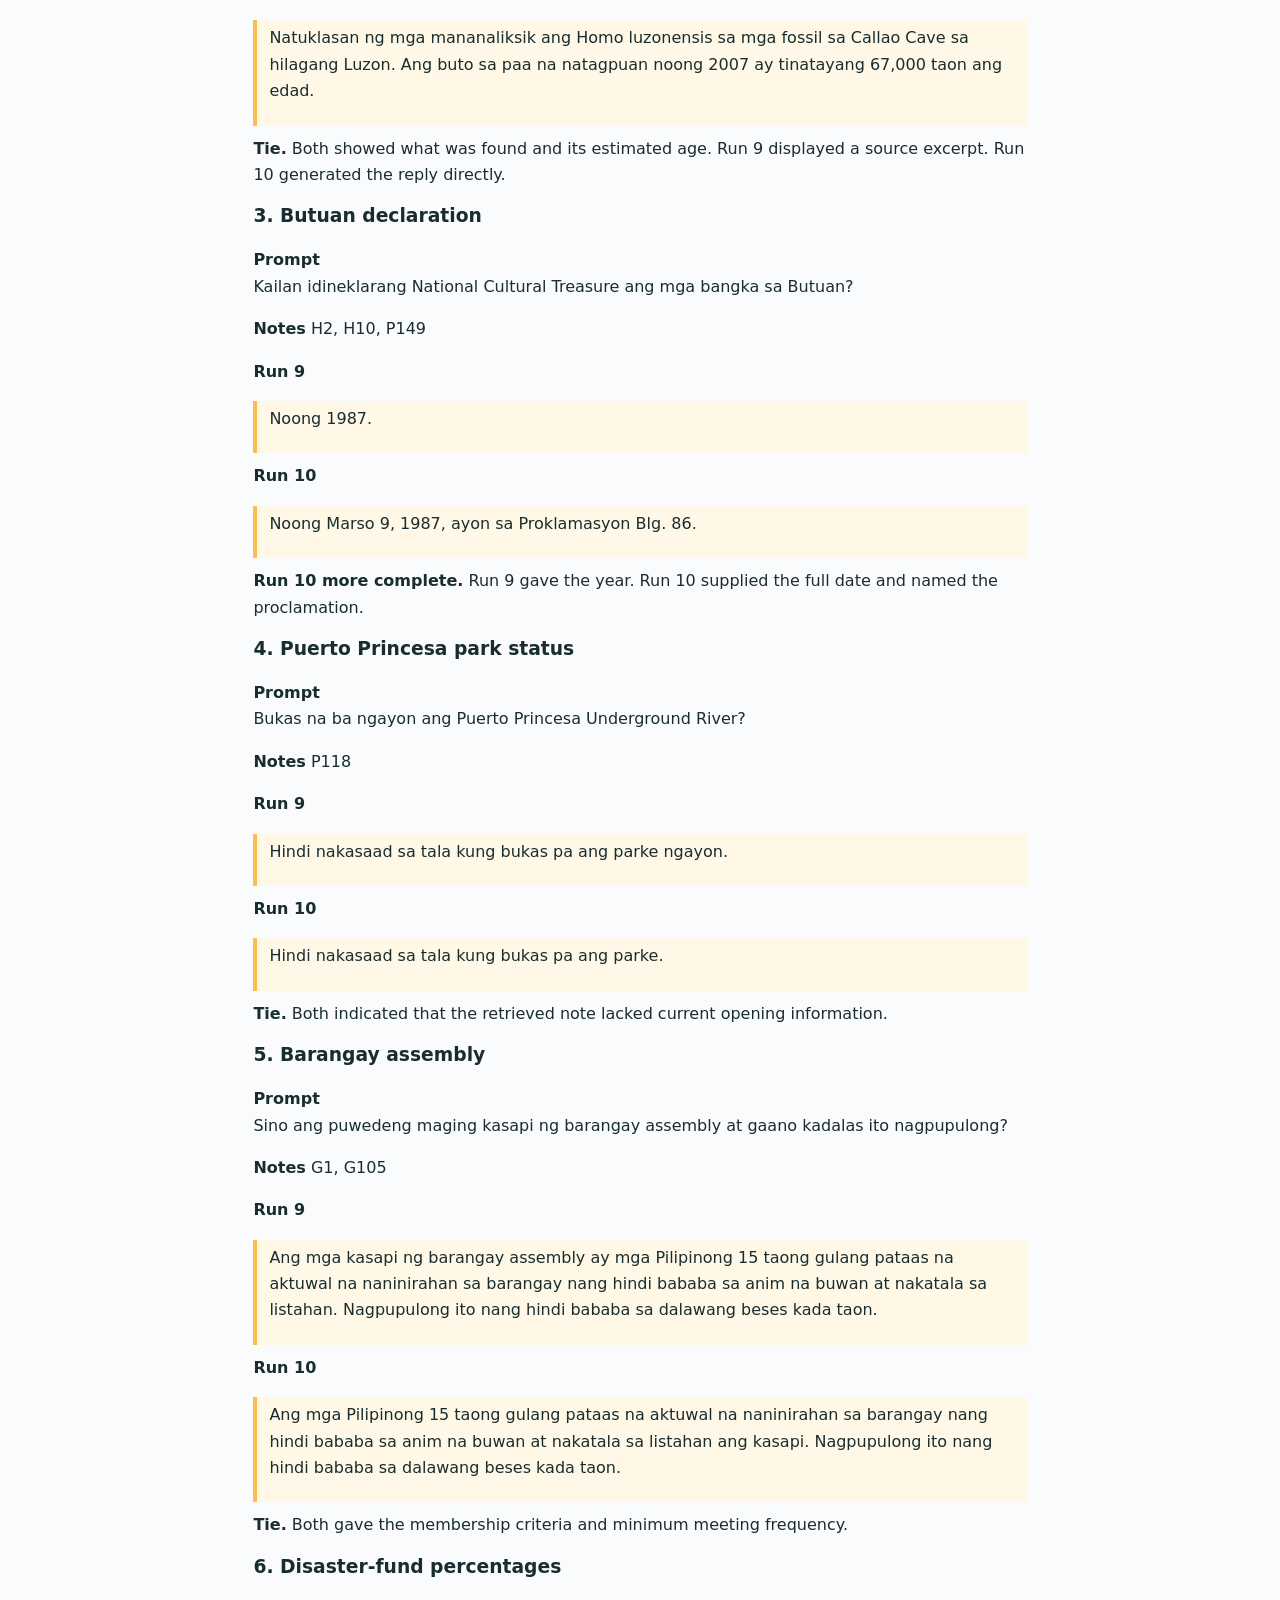
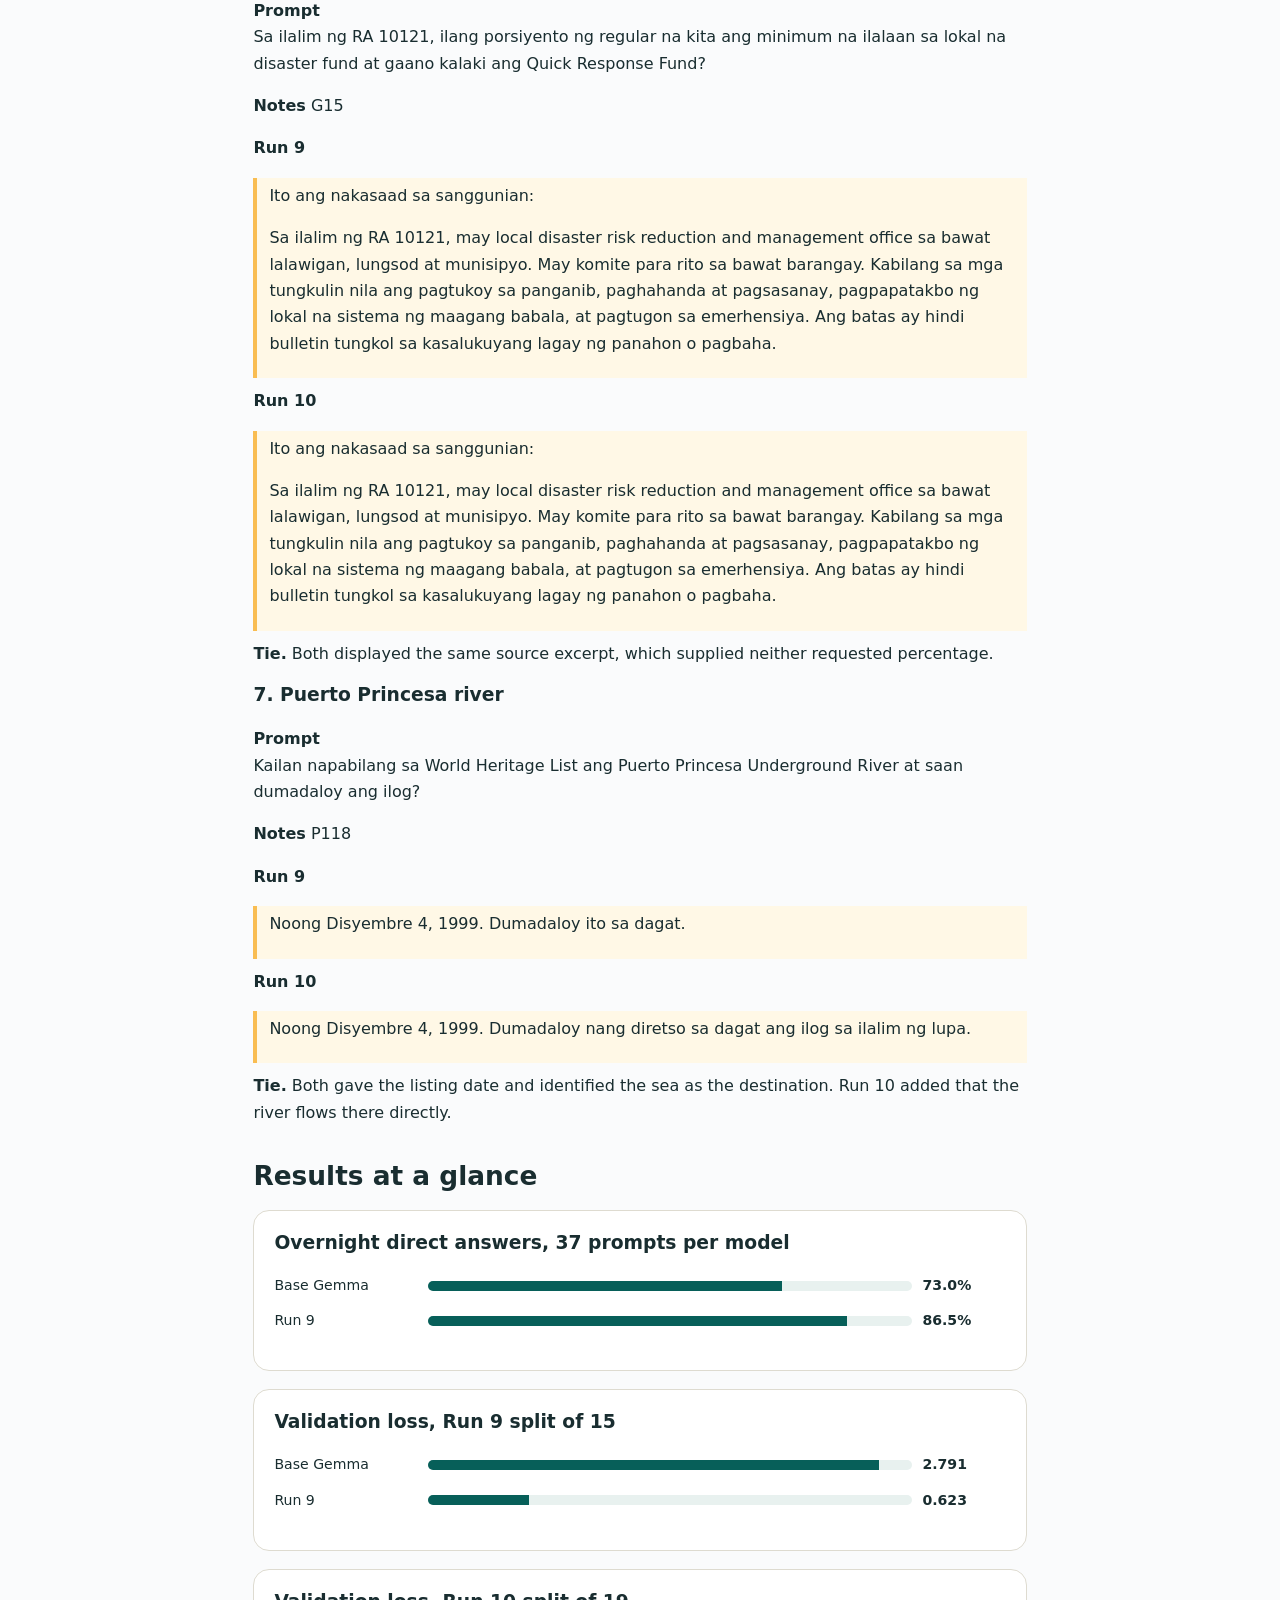
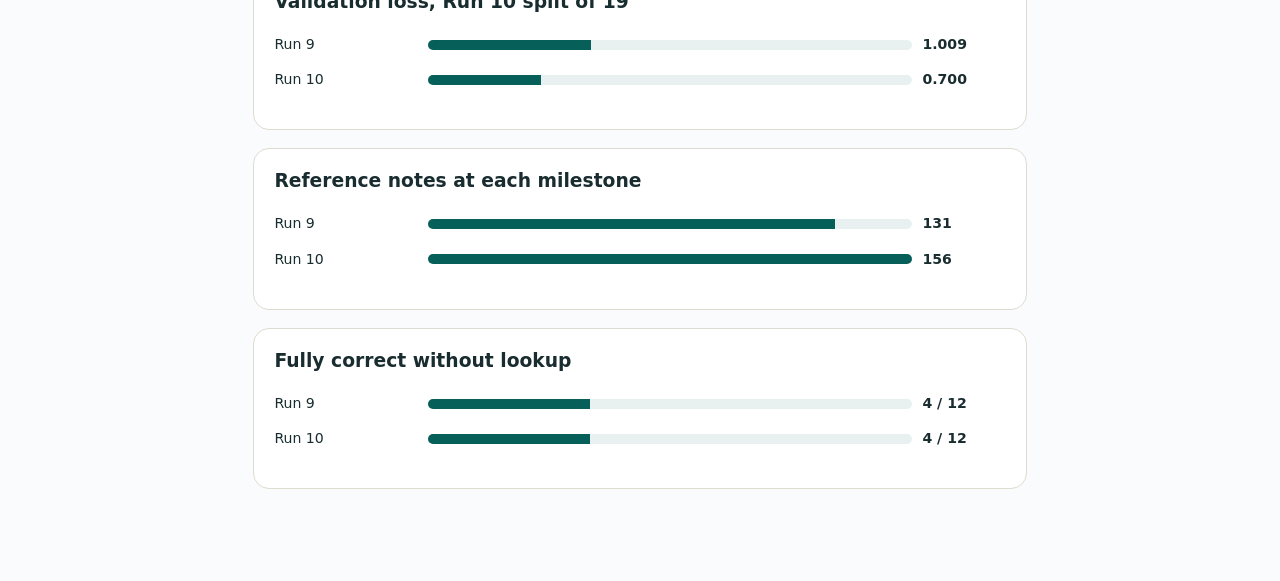
<file: run-10.html>
<!doctype html>
<html lang="en">
<head>
<meta charset="utf-8">
<meta name="viewport" content="width=device-width, initial-scale=1">
<title>TagaLLM Run 10</title>
<link rel="stylesheet" href="assets/css/style.css">
<style>.research{max-width:850px}.research section{margin-bottom:34px}.research .article-hero{margin-bottom:26px}.research .article-hero h1{font-size:clamp(2.1rem,5vw,3.6rem)}.research figure{margin:18px 0}.research .chart div{grid-template-columns:minmax(6rem,9rem) minmax(0,1fr) 5.2rem}.research .timeline{padding:12px 0;border-block:1px solid var(--line);margin-bottom:26px}.research .comparison figure{margin:0}.research section h2{margin-top:0}</style>
</head>
<body class="hub">
<header><strong>✦ TagaLLM</strong><nav aria-label="Research"><a href="article.html">First research article</a><a href="run-10.html" aria-current="page">Run 10 article</a><a href="docs/run-10.md">Markdown</a></nav></header>
<main class="doc research">
<section class="hero article-hero"><p class="eyebrow">Research notes · Run 10</p><h1>TagaLLM Run 10</h1><p>Fine-tuning Gemma for Philippine reference questions and Tagalog conversation.</p></section>
<section>
<p>TagaLLM is a local assistant for Philippine reference questions and everyday Tagalog and Taglish conversation. We started with unadapted Google Gemma 4 E2B IT, which answered directly on 73.0% of the factual prompts, often fell back to source notes, and lost track of the pickup time in a chair-rental roleplay. Run 9 brought direct answers to 86.5% and showed gains in note synthesis and dialogue state. Run 10 continued training the Run 9 adapter to sharpen factual completeness, alongside changes to the app's retrieval and factual checks.</p>
</section>
<section><h2 id="stage-1-base-gemma-vs-run-9-establishing-grounding-memory">Stage 1 — Base Gemma vs. Run 9 (Establishing Grounding &amp; Memory)</h2>
<p>The overnight Run 9 evaluation replayed the same 37 information prompts and 21 conversation turns against the saved unadapted Google Gemma 4 E2B IT control. Both used the same frozen source snapshot. Run 9 answered directly on 32 of 37 information prompts, up from 27 of 37 for base Gemma. Source-note fallbacks fell from eight to three. Each model also returned one clarification and one no-source reply.</p>
<div class="scroll"><table>
<thead>
<tr>
<th>Overnight measure</th>
<th style="text-align: right;">Base Gemma</th>
<th style="text-align: right;">Run 9</th>
</tr>
</thead>
<tbody>
<tr>
<td>Direct generated answers</td>
<td style="text-align: right;">73.0%</td>
<td style="text-align: right;">86.5%</td>
</tr>
<tr>
<td>Source-note fallbacks</td>
<td style="text-align: right;">21.6%</td>
<td style="text-align: right;">8.1%</td>
</tr>
<tr>
<td>Required details matched in five practice scenarios</td>
<td style="text-align: right;">42.3%</td>
<td style="text-align: right;">53.8%</td>
</tr>
</tbody>
</table></div>
<p>Direct-answer counts measure how the app delivered a reply. The practice scores count automated text markers. Editorial review still found factual errors. For example, Run 9 omitted the 709,000-year estimate for Kalinga, while base Gemma preserved it in a source-note fallback. The later Run 10 evaluation used a different prompt set and Run 9 as its control.</p>
<p>Run 9's training split included 84 grounded answers, 52 conversations, and 34 insufficient-evidence cases.</p>
<p>Both runs measured assistant-token loss, which tracks how well a checkpoint predicts the expected replies on a held-out split.</p>
<div class="scroll"><table>
<thead>
<tr>
<th>Training pass</th>
<th style="text-align: right;">Start</th>
<th style="text-align: right;">End</th>
<th style="text-align: right;">Validation examples</th>
</tr>
</thead>
<tbody>
<tr>
<td>Base Gemma → Run 9</td>
<td style="text-align: right;">2.791</td>
<td style="text-align: right;">0.623</td>
<td style="text-align: right;">15</td>
</tr>
</tbody>
</table></div>
<p><strong>Earlier matched replay — unadapted Gemma and Run 9.</strong> Both saw the same retrieved notes for “Anong petsa bumalik si MacArthur sa Leyte?”</p>
<blockquote>
<p><strong>Base Gemma:</strong> Bumalik si Douglas MacArthur sa Pilipinas noong Oktubre 20, 1944, sa Palo, Leyte, ayon sa panandang pangkasaysayan [H4].</p>
<p><strong>Run 9:</strong> Oktubre 20, 1944 [H4].</p>
</blockquote>
<p>Both gave the correct date. Base Gemma added useful context, and Run 9 answered the exact question in fewer words. The source markers were part of that evaluation's output format.</p>
<p>The pre-fine-tuning baseline also included a chair-rental roleplay. The user had already said they would pick up four chairs on Sunday morning. The final question asked how much money would remain at ₱60 per chair and when pickup would happen.</p>
<blockquote>
<p><strong>Base Gemma:</strong> Kung 60 pesos bawat upuan, magkakatapos ka ng 240 pesos. Magkakaroon ka pa rin ng 110 pesos. Kailan mo kukunin?</p>
<p><strong>Run 9:</strong> Kung 60 pesos bawat upuan, 240 pesos ang gagastusin mo (4 x 60). Magkakaroon ka pa ng 110 pesos na matitira sa budget mo. Kukunin mo pa rin ito sa Linggo ng umaga.</p>
</blockquote>
<p>Base Gemma got the ₱110 balance right, used the awkward phrase “magkakatapos ka ng 240 pesos,” and asked again for a pickup time it had already been given. Run 9 stated the cost more clearly and carried Sunday morning forward. This replay shows an improvement in wording and conversational state on the same exchange.</p>
</section>
<section><h2 id="stage-2-scaling-to-run-10-sharpening-completeness-library-growth">Stage 2 — Scaling to Run 10 (Sharpening Completeness &amp; Library Growth)</h2>
<h3 id="what-we-fine-tuned">What we fine-tuned</h3>
<p>Run 10 built on the adapter trained in Run 9. We nearly doubled the number of training examples, from 170 to 331, and used a learning rate one-fifth as large for the additional pass. Both runs kept the same Gemma base weights frozen and trained the same 5,357,568 adapter parameters.</p>
<div class="scroll"><table>
<thead>
<tr>
<th>Training setting</th>
<th>Run 9</th>
<th>Run 10</th>
</tr>
</thead>
<tbody>
<tr>
<td>Starting adapter</td>
<td>Fresh LoRA adapter</td>
<td>Trained Run 9 adapter</td>
</tr>
<tr>
<td>Learning rate</td>
<td>0.00010</td>
<td>0.00002</td>
</tr>
<tr>
<td>Dataset size</td>
<td>185 examples</td>
<td>350 examples</td>
</tr>
<tr>
<td>Training / validation</td>
<td>170 / 15</td>
<td>331 / 19</td>
</tr>
<tr>
<td>Optimizer steps in one pass</td>
<td>170</td>
<td>331</td>
</tr>
</tbody>
</table></div>
<p>Run 10's expanded dataset included examples built from 156 reference notes, earlier dialogue examples, and tutor feedback. The tokenizer preflight verified assistant-only labels on all 350 examples.</p>
<p>Both runs used Google Gemma 4 E2B IT at the same revision, CPU training in FP32, and AdamW with zero weight decay. Both applied LoRA to the same 100 attention projections (<code>q_proj</code>, <code>k_proj</code>, <code>v_proj</code>, and <code>o_proj</code>) with rank 16, alpha 16, and zero dropout. Run 10 loaded the Run 9 adapter weights and started a fresh optimizer. We merged the resulting adapter into Gemma and exported it as a Q4_K_M GGUF for llama.cpp.</p>
<div class="scroll"><table>
<thead>
<tr>
<th>Training pass</th>
<th style="text-align: right;">Start</th>
<th style="text-align: right;">End</th>
<th style="text-align: right;">Validation examples</th>
</tr>
</thead>
<tbody>
<tr>
<td>Run 9 → Run 10</td>
<td style="text-align: right;">1.009</td>
<td style="text-align: right;">0.700</td>
<td style="text-align: right;">19</td>
</tr>
</tbody>
</table></div>
<p>Run 10 improved from <strong>1.009 to 0.700</strong> on its own validation split, with Run 9 as the starting checkpoint. Run 9’s <strong>0.623</strong> came from its earlier, 15-example split. Comparing <strong>0.623</strong> with <strong>0.700</strong> across those splits cannot establish a regression. The answer evaluations below examine factual recall and reply completeness directly.</p>
<h3 id="growing-the-philippine-source-library">Growing the Philippine source library</h3>
<div class="scroll"><table>
<thead>
<tr>
<th>Reference library</th>
<th style="text-align: right;">Notes</th>
</tr>
</thead>
<tbody>
<tr>
<td>Run 9 handoff</td>
<td style="text-align: right;">131</td>
</tr>
<tr>
<td>Run 10 snapshot</td>
<td style="text-align: right;">156</td>
</tr>
<tr>
<td>Growth</td>
<td style="text-align: right;">25 notes (19.1%)</td>
</tr>
</tbody>
</table></div>
<p>The overnight Run 9 handoff cataloged <strong>131 reference notes</strong>. The Run 10 snapshot contained <strong>156</strong>, an increase of <strong>25 notes (19.1%)</strong>. The library is an app resource. At answer time, the app searches its index and passes relevant notes to the model. Run 9 later used the same 156-note index as Run 10, so the lookup comparison gave both checkpoints access to the expanded library. The 12-question recall test disabled lookup for both checkpoints.</p>
<h3 id="answers-with-lookup">Answers with lookup</h3>
<p>We manually reviewed all eight factual prompts from the two saved Run 9 and Run 10 lookup replays. The logs recorded matching note IDs on seven prompts. Lookup returned no notes for either run on the Baguio prompt. The replays also contained 11 language and conversation cases, which were outside this factual comparison.</p>
<div class="scroll"><table>
<thead>
<tr>
<th>Matched-note replay measure</th>
<th style="text-align: right;">Result</th>
</tr>
</thead>
<tbody>
<tr>
<td>Run 10 more complete</td>
<td style="text-align: right;">1 of 7</td>
</tr>
<tr>
<td>Tied on completeness</td>
<td style="text-align: right;">6 of 7</td>
</tr>
<tr>
<td>Run 10 less complete</td>
<td style="text-align: right;">0 of 7</td>
</tr>
<tr>
<td>Run 9 direct replies</td>
<td style="text-align: right;">5 of 7</td>
</tr>
<tr>
<td>Run 10 direct replies</td>
<td style="text-align: right;">6 of 7</td>
</tr>
</tbody>
</table></div>
<p>We scored the replies the app displayed, including any source excerpts, by how fully they covered the facts requested in the question. With matching notes, Run 10 was more complete on 1 of 7 prompts (Butuan), tied on 6, and was less complete on 0. The ties included Kalinga, Callao Cave, and the barangay assembly question, where both displayed the requested facts. Both gave the World Heritage listing date and said the Puerto Princesa river flows into the sea. Run 10 added that it flows directly into the sea. For current park status and the disaster-fund percentages, both displayed replies that lacked the requested information.</p>
<p>Run 10 gave a more complete answer on one question, about the Butuan boats. Asked when the boats were declared a National Cultural Treasure, Run 9 gave the year, 1987. With the same notes, Run 10 gave the full date, March 9, 1987, and cited Proclamation No. 86.</p>
<p>Run 10 generated direct replies on 6 of the 7 prompts with matching notes, up from 5 for Run 9. Callao Cave accounts for that difference. Both replies displayed the find and its estimated age of 67,000 years, with Run 9 delivering those details in a source excerpt.</p>
<p><strong>Overnight replay — Run 9 and Run 10.</strong> With the same Puerto Princesa source note, both answered when the underground river entered the World Heritage List and where it flows. These are the replies shown by the app.</p>
<blockquote>
<p><strong>Run 9:</strong> Noong Disyembre 4, 1999. Dumadaloy ito sa dagat.</p>
<p><strong>Run 10:</strong> Noong Disyembre 4, 1999. Dumadaloy nang diretso sa dagat ang ilog sa ilalim ng lupa.</p>
</blockquote>
<p>Both answered correctly with the note. Run 10's second sentence makes the subject explicit, so it reads more clearly on its own. Without the note, Run 9 gave the wrong year and Run 10 omitted the date. This example shows why we evaluate the wording of sourced replies separately from factual recall.</p>
</section>
<section><h2 id="stage-3-app-guardrails-lookup-disabled-recall">Stage 3 — App Guardrails &amp; Lookup-Disabled Recall</h2>
<h3 id="recall-without-lookup">Recall without lookup</h3>
<div class="scroll"><table>
<thead>
<tr>
<th>Checkpoint</th>
<th style="text-align: right;">Fully correct</th>
<th style="text-align: right;">Partial</th>
<th style="text-align: right;">Missed</th>
</tr>
</thead>
<tbody>
<tr>
<td>Run 9</td>
<td style="text-align: right;">4</td>
<td style="text-align: right;">3</td>
<td style="text-align: right;">5</td>
</tr>
<tr>
<td>Run 10</td>
<td style="text-align: right;">4</td>
<td style="text-align: right;">3</td>
<td style="text-align: right;">5</td>
</tr>
</tbody>
</table></div>
<p>Both models answered the same 12 prompts without source notes. An answer received full credit for supplying the requested fact without a material error. Partial answers identified a relevant place, institution, or action but missed a requested detail or added an incorrect one. Both models recalled Manuel Quezon and 1935 for the Commonwealth. Both missed the Butuan declaration date and the two BARMM census figures. This small test showed a tie in recall. It included questions based on notes used in Run 10 training, so it does not measure generalization to unseen facts.</p>
<h3 id="what-changed-in-the-app">What changed in the app</h3>
<p>The Baguio and disaster-fund questions exposed problems in lookup. Baguio search initially missed a relevant note, and the RA 10121 disaster-fund query retrieved a general passage without the requested percentages. After improving the search terms, Run 10 answered Baguio directly. It also drafted the correct disaster-fund figures, but the factual check initially required the reply to repeat the law number already supplied in the question. After that check was corrected, the app displayed the direct answer. The post-fix retest used Run 10 alone.</p>
<p>On a fresh set of five language prompts, both versions accepted Tagalog and Taglish and redirected English, Spanish, and French. Both struggled to respond appropriately to the two “Weh?” examples. The language check runs in the app.</p>
<p>Run 10 became the local default with lookup available. Run 9 is preserved for comparison.</p>
<p>Both checkpoints answered 4 of 12 questions fully correctly without lookup. The Baguio and disaster-fund retests showed how much the displayed answer can depend on finding the right note and applying the right factual check. On local hardware, our design uses a 2B-class model fine-tuned for Tagalog and Taglish fluency, note synthesis, and dialogue state. The 156-note retrieval library supplies facts that can be updated as sources change, and deterministic app rules govern which answers the user sees.</p>
</section>
<section><h2 id="appendix-on-the-matched-note-replay">Appendix on the matched-note replay</h2>
<p>We compared how fully each displayed reply covered the facts asked for in the prompt. Source excerpts counted toward coverage. A tie means the two replies covered the same requested facts, including cases where both lacked the requested information. The note IDs below match for both runs in each pair.</p>
<h3>1. Kalinga evidence</h3>
<p><strong>Prompt</strong><br>Gaano katanda ang ebidensiya ng pagkatay ng rhinoceros sa Kalinga?</p>
<p><strong>Notes</strong> H14, P153</p>
<p><strong>Run 9</strong></p>
<blockquote>
<p>Tinatayang 709,000 taon na ang ebidensiya ng gawain ng mga sinaunang hominin.</p>
</blockquote>
<p><strong>Run 10</strong></p>
<blockquote>
<p>Tinatayang 709,000 taon na ang ebidensiya ng gawain ng mga sinaunang hominin.</p>
</blockquote>
<p><strong>Tie.</strong> Both gave the requested age estimate of 709,000 years.</p>
<h3>2. Callao Cave</h3>
<p><strong>Prompt</strong><br>Ano ang natuklasan sa Callao Cave noong 2007 at gaano katanda ito?</p>
<p><strong>Notes</strong> H1, H13</p>
<p><strong>Run 9</strong></p>
<blockquote>
<p>Ito ang nakasaad sa sanggunian:</p>
<p>Iniulat ng mga mananaliksik ang Homo luzonensis mula sa mga fossil sa Callao Cave sa hilagang Luzon. Ang buto sa paa na natagpuan noong 2007 ay tinatayang 67,000 taon ang edad.</p>
<p>Nasa bayan ng Peñablanca sa probinsya ng Cagayan ang Callao Caves, malapit sa National Museum Cagayan Valley.</p>
</blockquote>
<p><strong>Run 10</strong></p>
<blockquote>
<p>Natuklasan ng mga mananaliksik ang Homo luzonensis sa mga fossil sa Callao Cave sa hilagang Luzon. Ang buto sa paa na natagpuan noong 2007 ay tinatayang 67,000 taon ang edad.</p>
</blockquote>
<p><strong>Tie.</strong> Both showed what was found and its estimated age. Run 9 displayed a source excerpt. Run 10 generated the reply directly.</p>
<h3>3. Butuan declaration</h3>
<p><strong>Prompt</strong><br>Kailan idineklarang National Cultural Treasure ang mga bangka sa Butuan?</p>
<p><strong>Notes</strong> H2, H10, P149</p>
<p><strong>Run 9</strong></p>
<blockquote>
<p>Noong 1987.</p>
</blockquote>
<p><strong>Run 10</strong></p>
<blockquote>
<p>Noong Marso 9, 1987, ayon sa Proklamasyon Blg. 86.</p>
</blockquote>
<p><strong>Run 10 more complete.</strong> Run 9 gave the year. Run 10 supplied the full date and named the proclamation.</p>
<h3>4. Puerto Princesa park status</h3>
<p><strong>Prompt</strong><br>Bukas na ba ngayon ang Puerto Princesa Underground River?</p>
<p><strong>Notes</strong> P118</p>
<p><strong>Run 9</strong></p>
<blockquote>
<p>Hindi nakasaad sa tala kung bukas pa ang parke ngayon.</p>
</blockquote>
<p><strong>Run 10</strong></p>
<blockquote>
<p>Hindi nakasaad sa tala kung bukas pa ang parke.</p>
</blockquote>
<p><strong>Tie.</strong> Both indicated that the retrieved note lacked current opening information.</p>
<h3>5. Barangay assembly</h3>
<p><strong>Prompt</strong><br>Sino ang puwedeng maging kasapi ng barangay assembly at gaano kadalas ito nagpupulong?</p>
<p><strong>Notes</strong> G1, G105</p>
<p><strong>Run 9</strong></p>
<blockquote>
<p>Ang mga kasapi ng barangay assembly ay mga Pilipinong 15 taong gulang pataas na aktuwal na naninirahan sa barangay nang hindi bababa sa anim na buwan at nakatala sa listahan. Nagpupulong ito nang hindi bababa sa dalawang beses kada taon.</p>
</blockquote>
<p><strong>Run 10</strong></p>
<blockquote>
<p>Ang mga Pilipinong 15 taong gulang pataas na aktuwal na naninirahan sa barangay nang hindi bababa sa anim na buwan at nakatala sa listahan ang kasapi. Nagpupulong ito nang hindi bababa sa dalawang beses kada taon.</p>
</blockquote>
<p><strong>Tie.</strong> Both gave the membership criteria and minimum meeting frequency.</p>
<h3>6. Disaster-fund percentages</h3>
<p><strong>Prompt</strong><br>Sa ilalim ng RA 10121, ilang porsiyento ng regular na kita ang minimum na ilalaan sa lokal na disaster fund at gaano kalaki ang Quick Response Fund?</p>
<p><strong>Notes</strong> G15</p>
<p><strong>Run 9</strong></p>
<blockquote>
<p>Ito ang nakasaad sa sanggunian:</p>
<p>Sa ilalim ng RA 10121, may local disaster risk reduction and management office sa bawat lalawigan, lungsod at munisipyo. May komite para rito sa bawat barangay. Kabilang sa mga tungkulin nila ang pagtukoy sa panganib, paghahanda at pagsasanay, pagpapatakbo ng lokal na sistema ng maagang babala, at pagtugon sa emerhensiya. Ang batas ay hindi bulletin tungkol sa kasalukuyang lagay ng panahon o pagbaha.</p>
</blockquote>
<p><strong>Run 10</strong></p>
<blockquote>
<p>Ito ang nakasaad sa sanggunian:</p>
<p>Sa ilalim ng RA 10121, may local disaster risk reduction and management office sa bawat lalawigan, lungsod at munisipyo. May komite para rito sa bawat barangay. Kabilang sa mga tungkulin nila ang pagtukoy sa panganib, paghahanda at pagsasanay, pagpapatakbo ng lokal na sistema ng maagang babala, at pagtugon sa emerhensiya. Ang batas ay hindi bulletin tungkol sa kasalukuyang lagay ng panahon o pagbaha.</p>
</blockquote>
<p><strong>Tie.</strong> Both displayed the same source excerpt, which supplied neither requested percentage.</p>
<h3>7. Puerto Princesa river</h3>
<p><strong>Prompt</strong><br>Kailan napabilang sa World Heritage List ang Puerto Princesa Underground River at saan dumadaloy ang ilog?</p>
<p><strong>Notes</strong> P118</p>
<p><strong>Run 9</strong></p>
<blockquote>
<p>Noong Disyembre 4, 1999. Dumadaloy ito sa dagat.</p>
</blockquote>
<p><strong>Run 10</strong></p>
<blockquote>
<p>Noong Disyembre 4, 1999. Dumadaloy nang diretso sa dagat ang ilog sa ilalim ng lupa.</p>
</blockquote>
<p><strong>Tie.</strong> Both gave the listing date and identified the sea as the destination. Run 10 added that the river flows there directly.</p>
</section>
<section><h2>Results at a glance</h2><figure class='research-chart'><h3>Overnight direct answers, 37 prompts per model</h3><div class='chart'><div><span>Base Gemma</span><meter min='0' max='37' value='27' aria-label='Base Gemma 73.0%'></meter><b>73.0%</b></div><div><span>Run 9</span><meter min='0' max='37' value='32' aria-label='Run 9 86.5%'></meter><b>86.5%</b></div></div></figure><figure class='research-chart'><h3>Validation loss, Run 9 split of 15</h3><div class='chart'><div><span>Base Gemma</span><meter min='0' max='3' value='2.791' aria-label='Base Gemma 2.791'></meter><b>2.791</b></div><div><span>Run 9</span><meter min='0' max='3' value='0.623' aria-label='Run 9 0.623'></meter><b>0.623</b></div></div></figure><figure class='research-chart'><h3>Validation loss, Run 10 split of 19</h3><div class='chart'><div><span>Run 9</span><meter min='0' max='3' value='1.009' aria-label='Run 9 1.009'></meter><b>1.009</b></div><div><span>Run 10</span><meter min='0' max='3' value='0.700' aria-label='Run 10 0.700'></meter><b>0.700</b></div></div></figure><figure class='research-chart'><h3>Reference notes at each milestone</h3><div class='chart'><div><span>Run 9</span><meter min='0' max='156' value='131' aria-label='Run 9 131'></meter><b>131</b></div><div><span>Run 10</span><meter min='0' max='156' value='156' aria-label='Run 10 156'></meter><b>156</b></div></div></figure><figure class='research-chart'><h3>Fully correct without lookup</h3><div class='chart'><div><span>Run 9</span><meter min='0' max='12' value='4' aria-label='Run 9 4 / 12'></meter><b>4 / 12</b></div><div><span>Run 10</span><meter min='0' max='12' value='4' aria-label='Run 10 4 / 12'></meter><b>4 / 12</b></div></div></figure></section></main>
</body>
</html>
</file>
<file: assets/css/style.css>
*{box-sizing:border-box} :root{--ink:#192d30;--muted:#4e6365;--paper:#fffdf6;--teal:#075f59;--red:#ab3730;--gold:#f9bd52;--line:#dedbd0}body{margin:0;background:var(--paper);color:var(--ink);font:16px/1.65 system-ui,sans-serif}header{background:#fff;border-bottom:1px solid var(--line);padding:14px max(5vw,18px);display:flex;align-items:center;gap:24px;flex-wrap:wrap}header strong{font-size:1.18rem}nav{display:flex;gap:18px;flex-wrap:wrap}a{color:var(--teal);text-underline-offset:3px}nav a{text-decoration:none}nav a[aria-current]{font-weight:800;border-bottom:2px solid var(--red)}main{max-width:1060px;margin:auto;padding:32px max(3vw,18px) 60px}h1,h2,h3,p{margin-top:0}h1{font-size:clamp(2.35rem,6vw,4.8rem);line-height:1.03;letter-spacing:-.05em;margin-bottom:16px}h2{font-size:1.65rem;line-height:1.2;margin:32px 0 12px}h3{line-height:1.3} .eyebrow{font-size:.75rem;letter-spacing:.15em;text-transform:uppercase;font-weight:800}.hero{border-radius:20px;background:#084d49;color:#fff8e9;padding:clamp(22px,5vw,52px);position:relative;overflow:hidden}.hero:after{content:"";position:absolute;inset:auto 0 0;height:8px;background:repeating-linear-gradient(120deg,#f9bd52 0 20px,#f9bd52 20px 24px,#c7473b 24px 46px,#fff5d6 46px 50px,#32978d 50px 72px)}.hero p:last-child{margin-bottom:0}.chat-grid,.comparison{display:grid;grid-template-columns:1fr 1fr;gap:16px}.chat-grid{grid-template-columns:minmax(0,2fr) minmax(0,1fr);margin-top:20px}.panel,figure{background:#fff;border:1px solid var(--line);border-radius:16px;padding:20px;margin:0}.chat-panel{min-width:0}.chatlog{min-height:220px;max-height:480px;overflow:auto;display:flex;flex-direction:column;gap:10px;margin-bottom:14px}.bubble{padding:10px 14px;border-radius:12px;background:#eef5ef;max-width:90%;white-space:pre-wrap;overflow-wrap:anywhere;margin:0}.bubble.user{align-self:end;background:#fff1ca}.bubble b{display:block;font-size:.75rem}.composer{display:flex;gap:8px}input,button{font:inherit;border-radius:9px;border:1px solid #8eaaa5;padding:8px 12px}input{flex:1;min-width:0}button{cursor:pointer;background:#fff;color:var(--teal)}button.primary{background:var(--teal);color:white;border-color:var(--teal)}button:disabled{opacity:.55;cursor:default}.chips{display:grid;gap:8px;margin-bottom:18px}.chips button{text-align:left}.note,figcaption,small{color:var(--muted)}.tag{display:inline-block;background:#fff0c6;color:#513504;padding:2px 10px;border-radius:30px;font-size:.78rem;font-weight:750}.doc{max-width:920px}.hub{background:#fafbfc}.hub .hero{background:#fff;color:var(--ink);border:1px solid var(--line)}.hub .hero:after{display:none}.toc{display:flex;gap:12px;flex-wrap:wrap;margin:22px 0}.chart{display:grid;gap:12px;margin:18px 0}.chart div{display:grid;grid-template-columns:9rem 1fr 4.5rem;gap:10px;align-items:center;font-size:.88rem}.chart meter{width:100%;height:20px;accent-color:var(--teal)}.chart meter::-webkit-meter-optimum-value{background:var(--teal)}.chart meter::-webkit-meter-bar{background:#e8f1ef;border:0}blockquote{border-left:4px solid var(--gold);margin:10px 0;padding:5px 12px;background:#fff8e6}table{width:100%;border-collapse:collapse;font-size:.95rem}th,td{border-bottom:1px solid var(--line);text-align:left;padding:8px;vertical-align:top}.scroll{overflow:auto}.muted{color:var(--muted)}code{overflow-wrap:anywhere}.article-hero{background:#fff0c6;color:var(--ink)}@media(max-width:700px){.chat-grid,.comparison{grid-template-columns:1fr}.chart div{grid-template-columns:6rem 1fr 3.5rem}main{padding-top:18px}}


.pinoy-chat {
  --teal: #174a78;
  --red: #a83b46;
  --woven: url("data:image/svg+xml,%3Csvg xmlns='http://www.w3.org/2000/svg' width='72' height='28' viewBox='0 0 72 28'%3E%3Cpath fill='%231b5386' d='M0 0h72v28H0z'/%3E%3Cpath fill='none' stroke='%23ffd065' stroke-width='2' d='M0 2h72M0 26h72M0 14l18-11 18 11L54 3l18 11-18 11-18-11-18 11z'/%3E%3Cpath fill='%23ff9877' d='m12 14 6-4 6 4-6 4zm36 0 6-4 6 4-6 4z'/%3E%3C/svg%3E");
  background: linear-gradient(180deg, #e1f2fd 0%, #f5fbff 58%, #fff8ee 100%);
}
.pinoy-chat header {
  border-bottom: 8px solid transparent;
  border-image: var(--woven) 8 repeat;
  background: #fffaf1;
}
.pinoy-chat main { padding-inline: max(3vw, 46px); }
.pinoy-chat .hero {
  display: grid;
  grid-template-columns: minmax(0, 1fr) minmax(0, 1fr);
  align-items: center;
  gap: clamp(14px, 4vw, 44px);
  padding-bottom: 44px;
  background: linear-gradient(135deg, #15385d, #24699c);
}
.pinoy-chat .hero::after { height: 24px; background: var(--woven) repeat-x center; }
.pinoy-chat .jeepney-photo {
  overflow: hidden;
  padding: 0;
  border: 1px solid #efc46a;
  background: #173653;
}
.pinoy-chat .jeepney-photo img {
  display: block;
  width: 100%;
  height: auto;
  aspect-ratio: 4 / 3;
  object-fit: cover;
  object-position: center;
}
.pinoy-chat .jeepney-photo figcaption { padding: 5px 10px; color: #fff3d1; font-size: .75rem; }
.pinoy-chat .jeepney-photo a { color: inherit; }
.pinoy-chat .panel {
  border-top: 0;
  background: var(--woven) repeat-x top, #fffaf1;
  padding-top: 40px;
}
.pinoy-chat .chatlog {
  padding: 12px;
  border-radius: 10px;
  background: repeating-linear-gradient(45deg, #e4eff9 0 8px, #f2f7fc 8px 16px);
}
.pinoy-chat .bubble { background: #fffdf6; border-inline-start: 3px solid #a83b46; }
.pinoy-chat .bubble.user { background: #ffe3ce; border-inline-start-color: #b07c29; }
.pinoy-chat .chips button:hover { background: #ffe5a4; }
@media (max-width: 700px) {
  .pinoy-chat main { padding-inline: 18px; }
  .pinoy-chat .hero { grid-template-columns: 1fr; }
  .pinoy-chat .hero h1 { font-size: clamp(2rem, 8vw, 3rem); }
}

.pinoy-chat .chat-brand { display: inline-flex; align-items: center; gap: 10px; }
.pinoy-chat .chat-brand img { display: block; box-shadow: 0 0 0 1px #173653; }
.pinoy-chat .hero .eyebrow { color: #ffd065; }
.pinoy-chat .tag { background: #ffb28f; color: #54272c; }
.pinoy-chat .bubble.user { border-inline-start-color: #a83b46; }

.pinoy-chat .hero-brand {
  display: flex;
  align-items: center;
  gap: 11px;
  margin-bottom: 10px;
  color: #fff6e7;
  font-size: 1.25rem;
  letter-spacing: .03em;
}
.pinoy-chat .hero-brand img {
  display: block;
  box-shadow: 0 0 0 1px #fff6e7;
}

.pinoy-chat .chat-grid {
  grid-template-columns: minmax(145px, .8fr) minmax(0, 2.4fr) minmax(160px, 1fr);
}
.pinoy-chat .chat-sidebar { min-width: 0; }
.pinoy-chat .chat-list {
  display: grid;
  gap: 8px;
  margin-top: 12px;
  max-height: 340px;
  overflow: auto;
}
.pinoy-chat .chat-list button {
  text-align: left;
  overflow: hidden;
  text-overflow: ellipsis;
  white-space: nowrap;
}
.pinoy-chat .chat-list button[aria-current] { background: #ffe3ce; }
@media (max-width: 850px) {
  .pinoy-chat .chat-grid { grid-template-columns: minmax(145px, 1fr) minmax(0, 2.5fr); }
  .pinoy-chat .chat-grid > aside:last-child { grid-column: 1 / -1; }
}
@media (max-width: 560px) {
  .pinoy-chat .chat-grid { grid-template-columns: 1fr; }
  .pinoy-chat .chat-list { max-height: 125px; }
}
</file>
